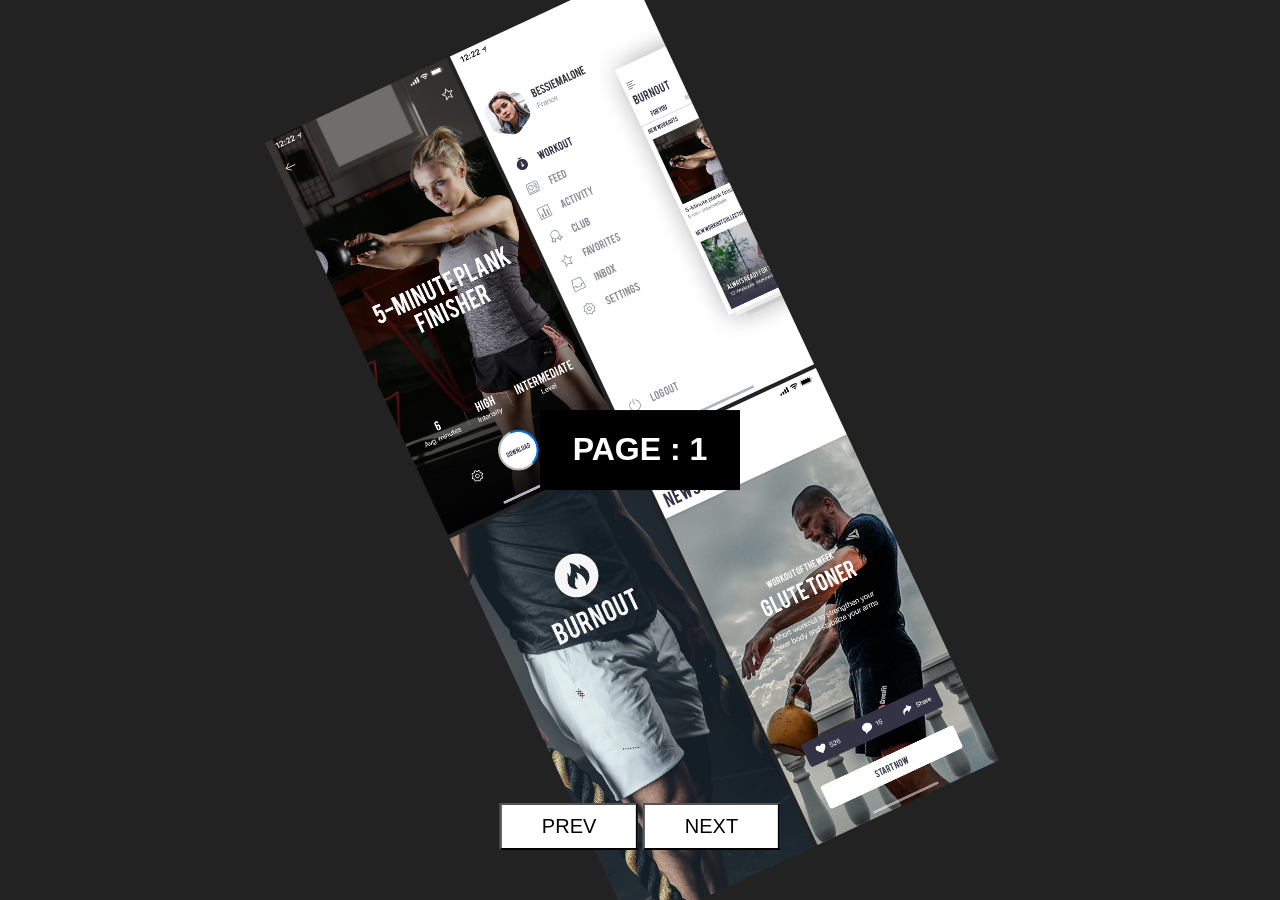
<file: paging/index.html>
<!DOCTYPE html>
<html>
  <head>
    <title>motion</title>
    <meta http-equiv="Content-Type" content="text/html; charset=utf-8" />
    <meta charset="utf-8" />
    <meta
      name="viewport"
      content="width=device-width, initial-scale=1.0, user-scalable=no, minimum-scale=1.0, maximum-scale=1.0"
    />
    <meta http-equiv="X-UA-Compatible" content="IE=edge" />
    <link rel="stylesheet" type="text/css" href="./css/reset.css" />
    <link rel="stylesheet" type="text/css" href="./css/motion.css" />
    <script type="text/javascript" src="./js/motion.js"></script>
  </head>
  <body>
    <main>
      <div class="contentWrap">
        <img src="./image/fin0.jpg" class="img0" alt="이미지1" />
        <img src="./image/fin1.jpg" class="img1" alt="이미지2" />
        <img src="./image/fin2.jpg" class="img2" alt="이미지3" />
        <img src="./image/fin3.jpg" class="img3" alt="이미지4" />
      </div>
      <div class="contentWrap">
        <img src="./image/fin0.jpg" class="img0" alt="이미지1" />
        <img src="./image/fin2.jpg" class="img1" alt="이미지3" />
        <img src="./image/fin3.jpg" class="img2" alt="이미지4" />
        <img src="./image/fin1.jpg" class="img3" alt="이미지2" />
      </div>
      <div class="contentWrap">
        <img src="./image/fin2.jpg" class="img0" alt="이미지3" />
        <img src="./image/fin0.jpg" class="img1" alt="이미지1" />
        <img src="./image/fin1.jpg" class="img2" alt="이미지2" />
        <img src="./image/fin3.jpg" class="img3" alt="이미지4" />
      </div>
      <div class="textWrap">
        <h1 class="active"></h1>
      </div>
      <div class="buttonWrap">
        <button type="button">PREV</button>
        <button type="button">NEXT</button>
      </div>
    </main>
  </body>
</html>
</file>
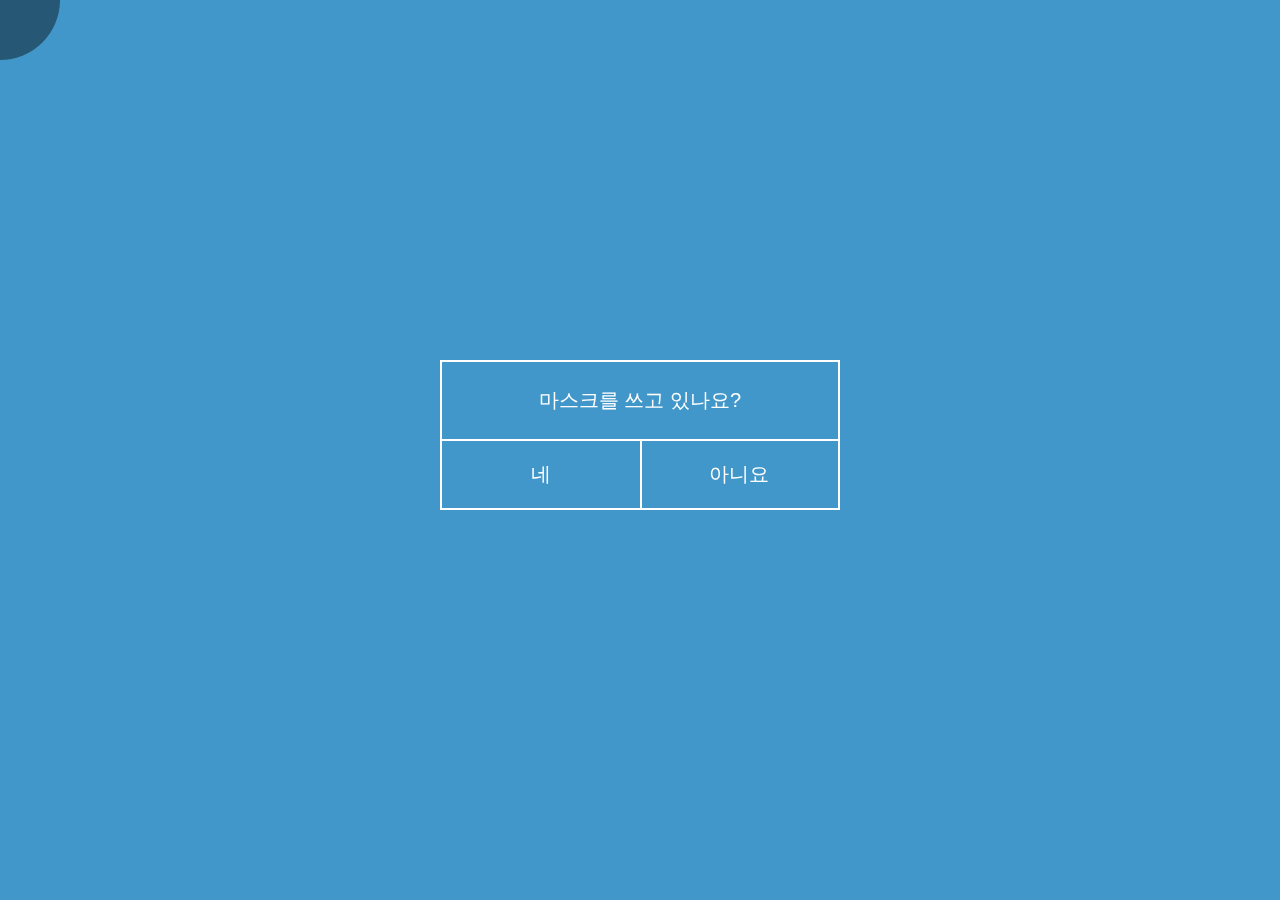
<file: mouse/blend-mode/index.html>
<!DOCTYPE html>
<html>
<head>
    <title>mouseOver</title>
    <meta http-equiv="Content-Type" content="text/html; charset=utf-8" />
    <meta charset="utf-8" />
    <meta name="viewport" content="width=device-width, initial-scale=1.0, user-scalable=no, minimum-scale=1.0, maximum-scale=1.0">
    <meta http-equiv="X-UA-Compatible" content="IE=edge">
    <link rel="stylesheet" type="text/css" href="./css/reset.css" />
    <link rel="stylesheet" type="text/css" href="./css/cursor.css" />
    <script type="text/javascript" src="./js/cursor.js"></script>
</head>
<body>
    <div class="cursorItem">
        <span class="circle"></span>
    </div>

    <div class="gate-box">
      <div class="top">
        <p>마스크를 쓰고 있나요?</p>		
      </div>
      <div class="bottom">
        <div class="inner">
          <a href="/#yes" id="yes">네</a> 
          <a href="/#no" id="no">아니요</a>
        </div>
      </div>
    </div>

</body>
</html>
</file>
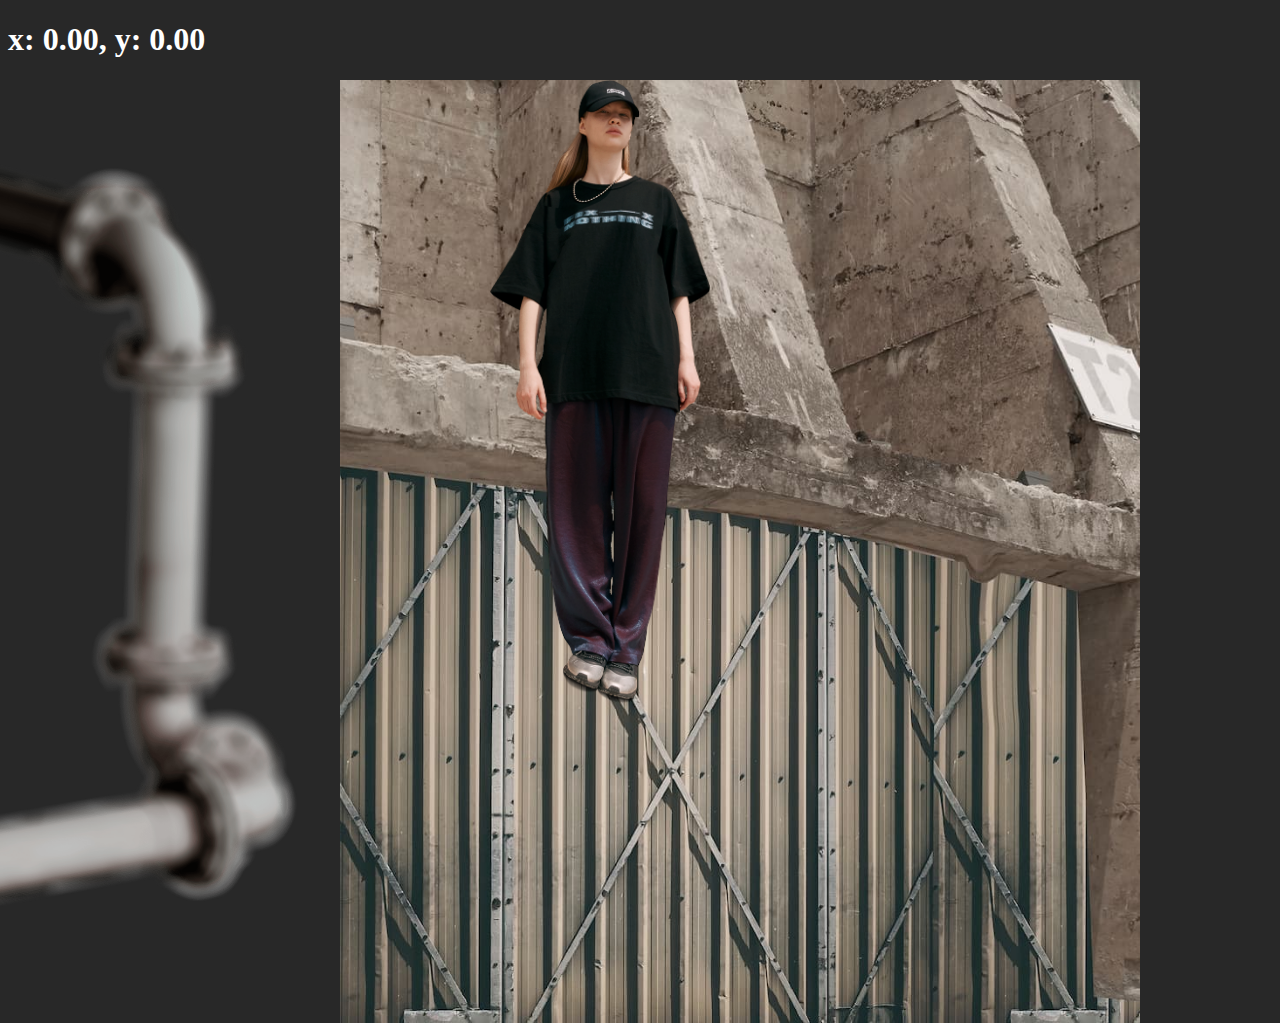
<file: mouse/sample01/index.html>
<!DOCTYPE html>
<html lang="en">
  <head>
    <meta charset="UTF-8" />
    <meta http-equiv="X-UA-Compatible" content="IE=edge" />
    <meta name="viewport" content="width=device-width, initial-scale=1.0" />
    <title>FIX NOTHING sample</title>
    <style>
      body {
        position: relative;
        background-color: #282828;
        /* cursor: none; */
        overflow: hidden;
      }
      h1 {
        color: #fff;
      }
      .model {
        position: absolute;
        width: 220px;
        left: calc(50% - 150px);
        
      }
      .bg {
        position: absolute;
        width: 800px;
        left: calc(50% - 300px);
      }
      .pipe {
        position: absolute;
        width: 350px;
        top: 130px;
        left: -60px;

      }
    </style>
    <script>
      let model;
      let bg;
      let h1;

      let x = 0;
      let y = 0;
      let mouseX = 0;
      let mouseY = 0;
      let speed = 0.009;

      // 화면이 로드된 후 실행
      window.onload = function () {
        h1 = document.getElementsByTagName('h1')[0];
        model = document.getElementsByClassName('model')[0];
        bg = document.getElementsByClassName('bg')[0];
        pipe = document.getElementsByClassName('pipe')[0];

        window.addEventListener('mousemove', mouseFunc, false);

        function mouseFunc(e) {
          // 좌표값 = 현재 마우스의 좌표값 - 화면의 절반
          // 브라우저의 마우스 좌표(0,0) 기준을 좌측 상단이 아닌, 가운데로 중심점을 바꿈
          x = e.clientX - window.innerWidth / 2;
          y = e.clientY - window.innerHeight / 2;
        }
        loop();
      };
      function loop() {
        // 현재 x값에서 움직여야 할 x값만큼 뺀 후 speed만큼 곱한 값만큼 계속 더해서 translate로 움직이게 만드는 원리
        mouseX += (x - mouseX) * speed;
        mouseY += (y - mouseY) * speed;
        
        h1.innerHTML = `x: ${mouseX.toFixed(2)}, y: ${mouseY.toFixed(2)}`;
        model.style.transform = `translate(${-mouseX/6}px, ${-mouseY/6}px)`;
        bg.style.transform = `translate(${mouseX/6}px, ${mouseY/6}px)`;
        pipe.style.transform = `translate(${mouseX/6}px, ${mouseY/6}px)`;

        window.requestAnimationFrame(loop); // 재귀
      }
    </script>
  </head>
  <body>
    <h1>test</h1>
    <img class="bg" src="./assets/layer-1.jpg" alt="bg" />
    <img class="model" src="./assets/layer-7.png" alt="model" />
    <img class="pipe" src="./assets/layer-9.png" alt="pipe" />
  </body>
</html>
</file>
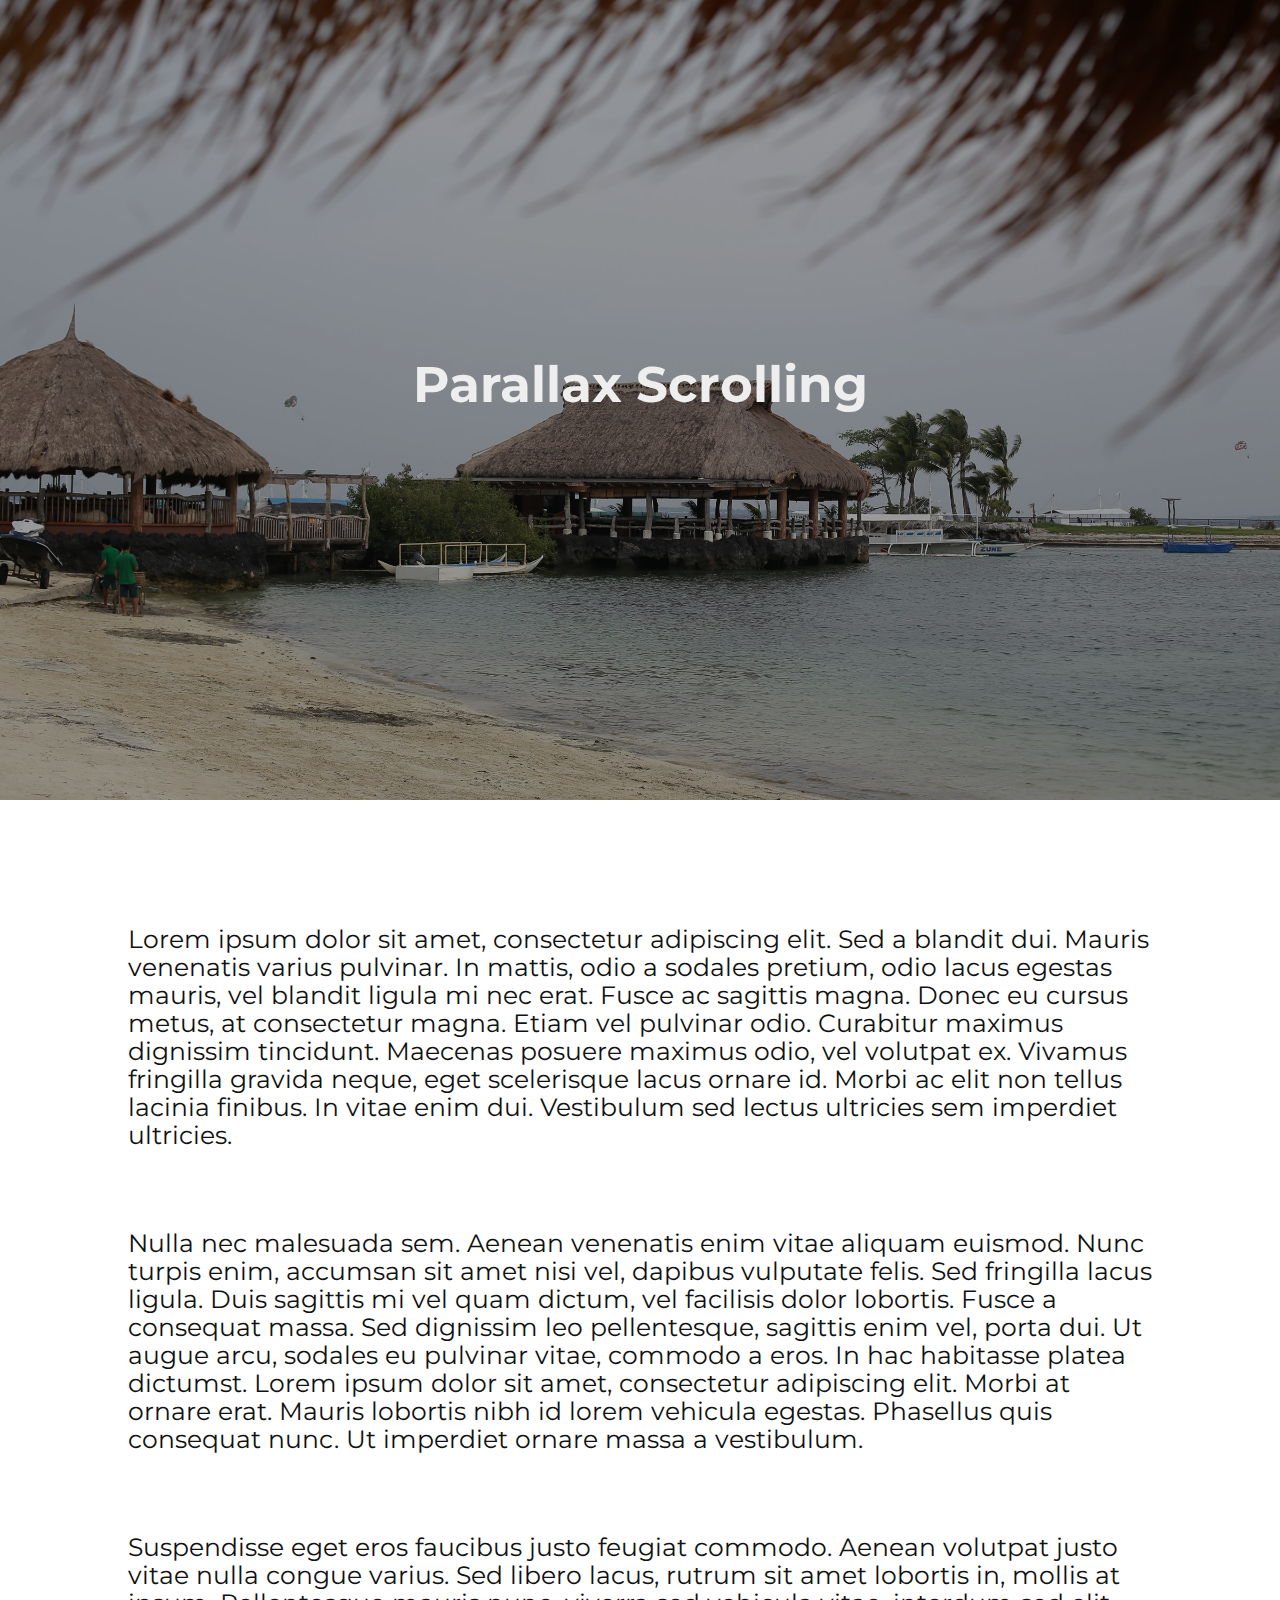
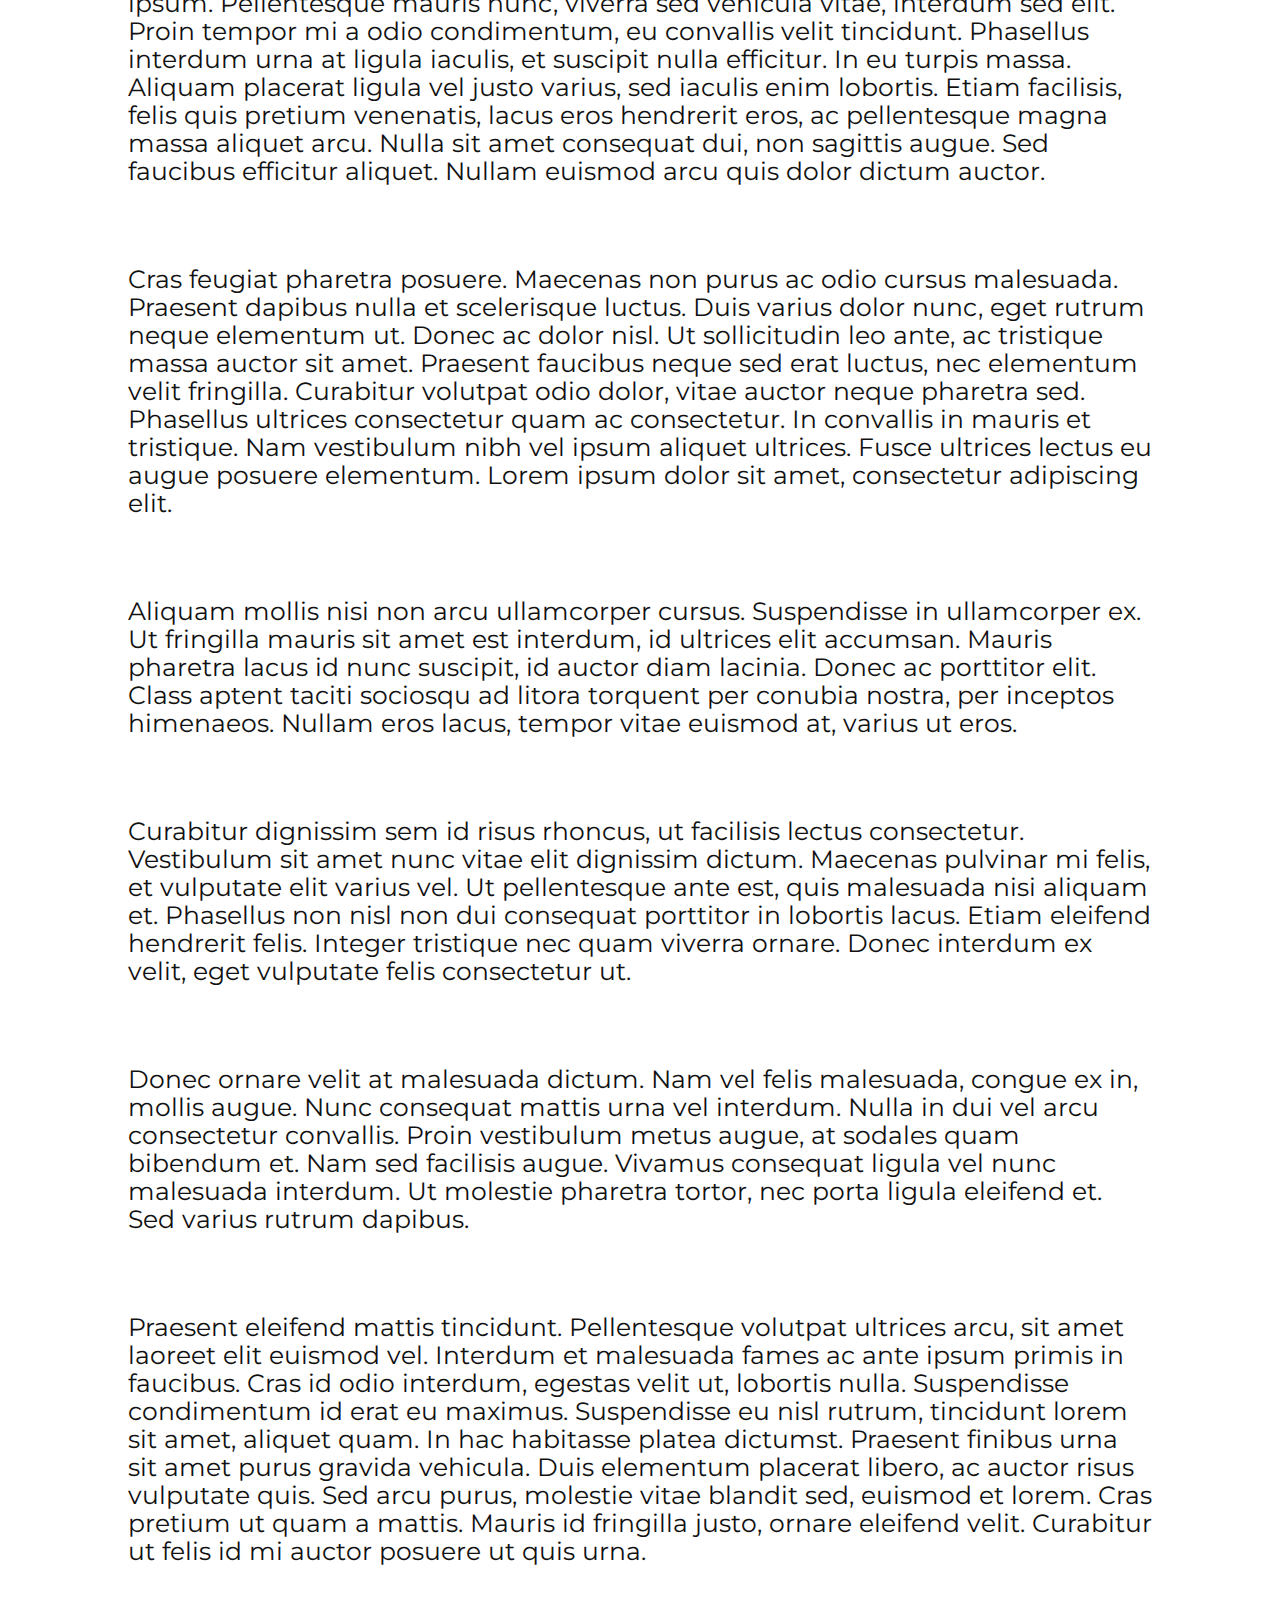
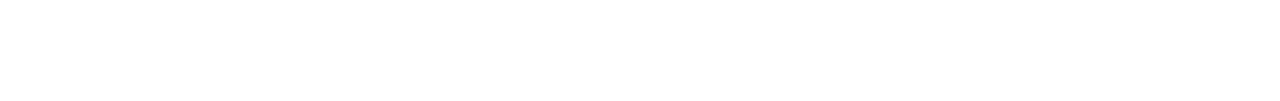
<file: scroll/parallax-scrolling-sample/index.html>
<!DOCTYPE html>
<html>
  <head>
    <title>글이 작품이 되는 공간, 브런치</title>
    <meta http-equiv="Content-Type" content="text/html; charset=utf-8" />
    <meta charset="utf-8" />
    <meta
      name="viewport"
      content="width=device-width, initial-scale=1.0, user-scalable=no, minimum-scale=1.0, maximum-scale=1.0"
    />
    <meta http-equiv="X-UA-Compatible" content="IE=edge" />
    <style>
      @import url('https://fonts.googleapis.com/css2?family=Montserrat:wght@100;200&display=swap');
      body {
        overflow-x: hidden;
        margin: 0;
        padding: 0;
        font-family: 'Montserrat', sans-serif;
      }

      /* 타이틀 헤더 영역 */
      section.titleWrap {
        position: fixed;
        height: 800px;
        width: 100%;
        top: 0;
        left: 0;
      }
      h1 {
        position: absolute;
        color: #eee;
        text-align: center;
        padding-top: 320px;
        width: 100%;
        font-size: 50px;
        z-index: 1;
      }

      .cover {
        position: fixed;
        width: 100%;
        height: 800px;
        background-color: rgba(0, 0, 0, 1);
      }
      .coverImg {
        position: fixed;
        width: 100%;
        height: 800px;
        background: url(bg.JPG) center center / cover no-repeat;
      }

      /* 본문 영역 */
      section.textWrap {
        position: relative;
        width: 100%;
        margin-top: 800px;
        padding-top: 100px;
        background-color: #fff;
        z-index: 1;
      }
      .innerWrap {
        width: 80%;
        margin: 0 auto;
      }
      p {
        color: #111;
        font-size: 25px;
        line-height: 28px;
        margin-bottom: 80px;
      }
    </style>
    <script>
      let scrollTop = 0;
      let h1;
      let coverImg;
      let cover;

      window.onload = function () {
        h1 = document.getElementsByTagName('h1')[0];

        coverImg = document.getElementsByClassName('coverImg')[0];
        cover = document.getElementsByClassName('cover')[0];
        cover.style.opacity = 0.3;
      };

      window.addEventListener('scroll', function (e) {
        scrollTop = document.documentElement.scrollTop;

        h1.style.transform = `translate(0, ${-scrollTop / 10}px)`;
        coverImg.style.transform = `scale(${(1 + scrollTop / 1000)})`;
        cover.style.opacity = 0.3 + scrollTop / 1000;
      });
    </script>
  </head>
  <body>
    <section class="titleWrap">
      <div class="coverImg"></div>
      <div class="cover"></div>
      <h1>Parallax Scrolling</h1>
    </section>

    <section class="textWrap">
      <div class="innerWrap">
        <p>
          Lorem ipsum dolor sit amet, consectetur adipiscing elit. Sed a blandit dui. Mauris
          venenatis varius pulvinar. In mattis, odio a sodales pretium, odio lacus egestas mauris,
          vel blandit ligula mi nec erat. Fusce ac sagittis magna. Donec eu cursus metus, at
          consectetur magna. Etiam vel pulvinar odio. Curabitur maximus dignissim tincidunt.
          Maecenas posuere maximus odio, vel volutpat ex. Vivamus fringilla gravida neque, eget
          scelerisque lacus ornare id. Morbi ac elit non tellus lacinia finibus. In vitae enim dui.
          Vestibulum sed lectus ultricies sem imperdiet ultricies.
        </p>
        <p>
          Nulla nec malesuada sem. Aenean venenatis enim vitae aliquam euismod. Nunc turpis enim,
          accumsan sit amet nisi vel, dapibus vulputate felis. Sed fringilla lacus ligula. Duis
          sagittis mi vel quam dictum, vel facilisis dolor lobortis. Fusce a consequat massa. Sed
          dignissim leo pellentesque, sagittis enim vel, porta dui. Ut augue arcu, sodales eu
          pulvinar vitae, commodo a eros. In hac habitasse platea dictumst. Lorem ipsum dolor sit
          amet, consectetur adipiscing elit. Morbi at ornare erat. Mauris lobortis nibh id lorem
          vehicula egestas. Phasellus quis consequat nunc. Ut imperdiet ornare massa a vestibulum.
        </p>
        <p>
          Suspendisse eget eros faucibus justo feugiat commodo. Aenean volutpat justo vitae nulla
          congue varius. Sed libero lacus, rutrum sit amet lobortis in, mollis at ipsum.
          Pellentesque mauris nunc, viverra sed vehicula vitae, interdum sed elit. Proin tempor mi a
          odio condimentum, eu convallis velit tincidunt. Phasellus interdum urna at ligula iaculis,
          et suscipit nulla efficitur. In eu turpis massa. Aliquam placerat ligula vel justo varius,
          sed iaculis enim lobortis. Etiam facilisis, felis quis pretium venenatis, lacus eros
          hendrerit eros, ac pellentesque magna massa aliquet arcu. Nulla sit amet consequat dui,
          non sagittis augue. Sed faucibus efficitur aliquet. Nullam euismod arcu quis dolor dictum
          auctor.
        </p>
        <p>
          Cras feugiat pharetra posuere. Maecenas non purus ac odio cursus malesuada. Praesent
          dapibus nulla et scelerisque luctus. Duis varius dolor nunc, eget rutrum neque elementum
          ut. Donec ac dolor nisl. Ut sollicitudin leo ante, ac tristique massa auctor sit amet.
          Praesent faucibus neque sed erat luctus, nec elementum velit fringilla. Curabitur volutpat
          odio dolor, vitae auctor neque pharetra sed. Phasellus ultrices consectetur quam ac
          consectetur. In convallis in mauris et tristique. Nam vestibulum nibh vel ipsum aliquet
          ultrices. Fusce ultrices lectus eu augue posuere elementum. Lorem ipsum dolor sit amet,
          consectetur adipiscing elit.
        </p>
        <p>
          Aliquam mollis nisi non arcu ullamcorper cursus. Suspendisse in ullamcorper ex. Ut
          fringilla mauris sit amet est interdum, id ultrices elit accumsan. Mauris pharetra lacus
          id nunc suscipit, id auctor diam lacinia. Donec ac porttitor elit. Class aptent taciti
          sociosqu ad litora torquent per conubia nostra, per inceptos himenaeos. Nullam eros lacus,
          tempor vitae euismod at, varius ut eros.
        </p>
        <p>
          Curabitur dignissim sem id risus rhoncus, ut facilisis lectus consectetur. Vestibulum sit
          amet nunc vitae elit dignissim dictum. Maecenas pulvinar mi felis, et vulputate elit
          varius vel. Ut pellentesque ante est, quis malesuada nisi aliquam et. Phasellus non nisl
          non dui consequat porttitor in lobortis lacus. Etiam eleifend hendrerit felis. Integer
          tristique nec quam viverra ornare. Donec interdum ex velit, eget vulputate felis
          consectetur ut.
        </p>
        <p>
          Donec ornare velit at malesuada dictum. Nam vel felis malesuada, congue ex in, mollis
          augue. Nunc consequat mattis urna vel interdum. Nulla in dui vel arcu consectetur
          convallis. Proin vestibulum metus augue, at sodales quam bibendum et. Nam sed facilisis
          augue. Vivamus consequat ligula vel nunc malesuada interdum. Ut molestie pharetra tortor,
          nec porta ligula eleifend et. Sed varius rutrum dapibus.
        </p>
        <p>
          Praesent eleifend mattis tincidunt. Pellentesque volutpat ultrices arcu, sit amet laoreet
          elit euismod vel. Interdum et malesuada fames ac ante ipsum primis in faucibus. Cras id
          odio interdum, egestas velit ut, lobortis nulla. Suspendisse condimentum id erat eu
          maximus. Suspendisse eu nisl rutrum, tincidunt lorem sit amet, aliquet quam. In hac
          habitasse platea dictumst. Praesent finibus urna sit amet purus gravida vehicula. Duis
          elementum placerat libero, ac auctor risus vulputate quis. Sed arcu purus, molestie vitae
          blandit sed, euismod et lorem. Cras pretium ut quam a mattis. Mauris id fringilla justo,
          ornare eleifend velit. Curabitur ut felis id mi auctor posuere ut quis urna.
          </br></br></br>
        </p>
      </div>
    </section>
  </body>
</html>
</file>
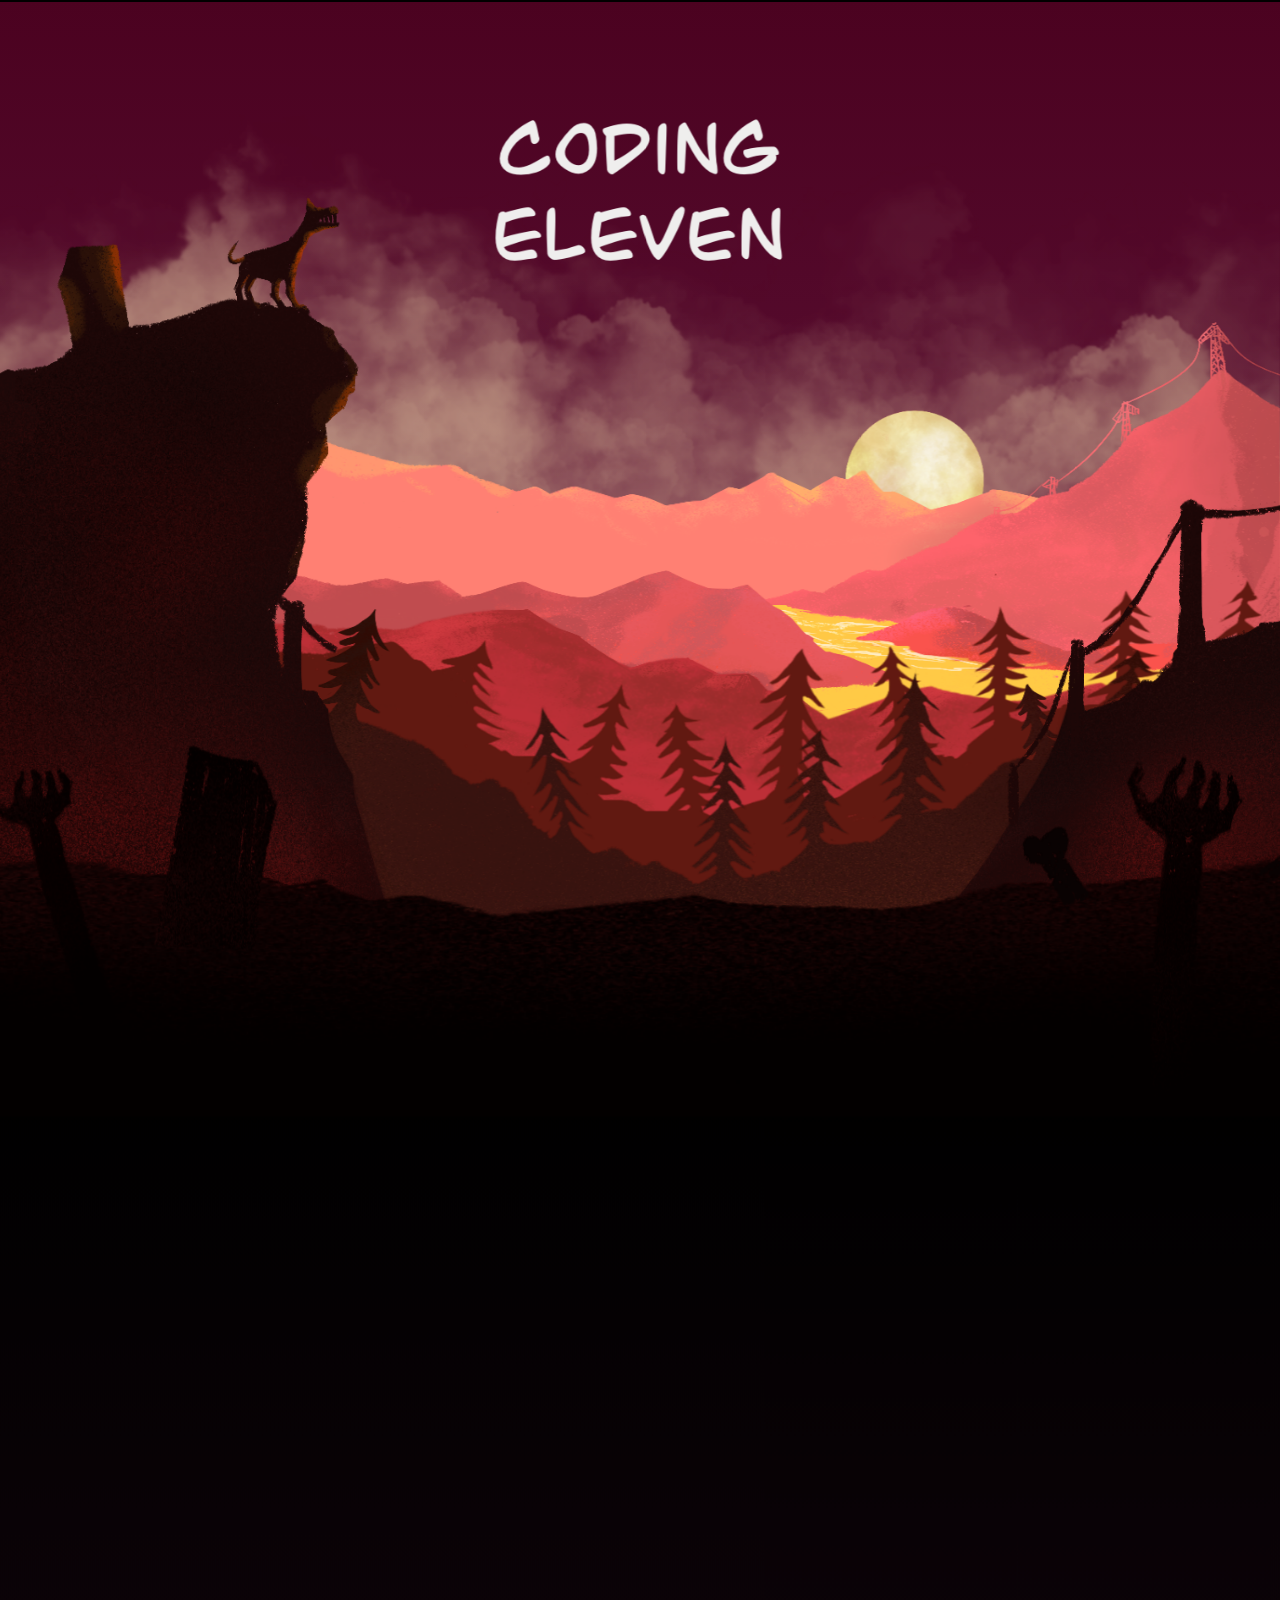
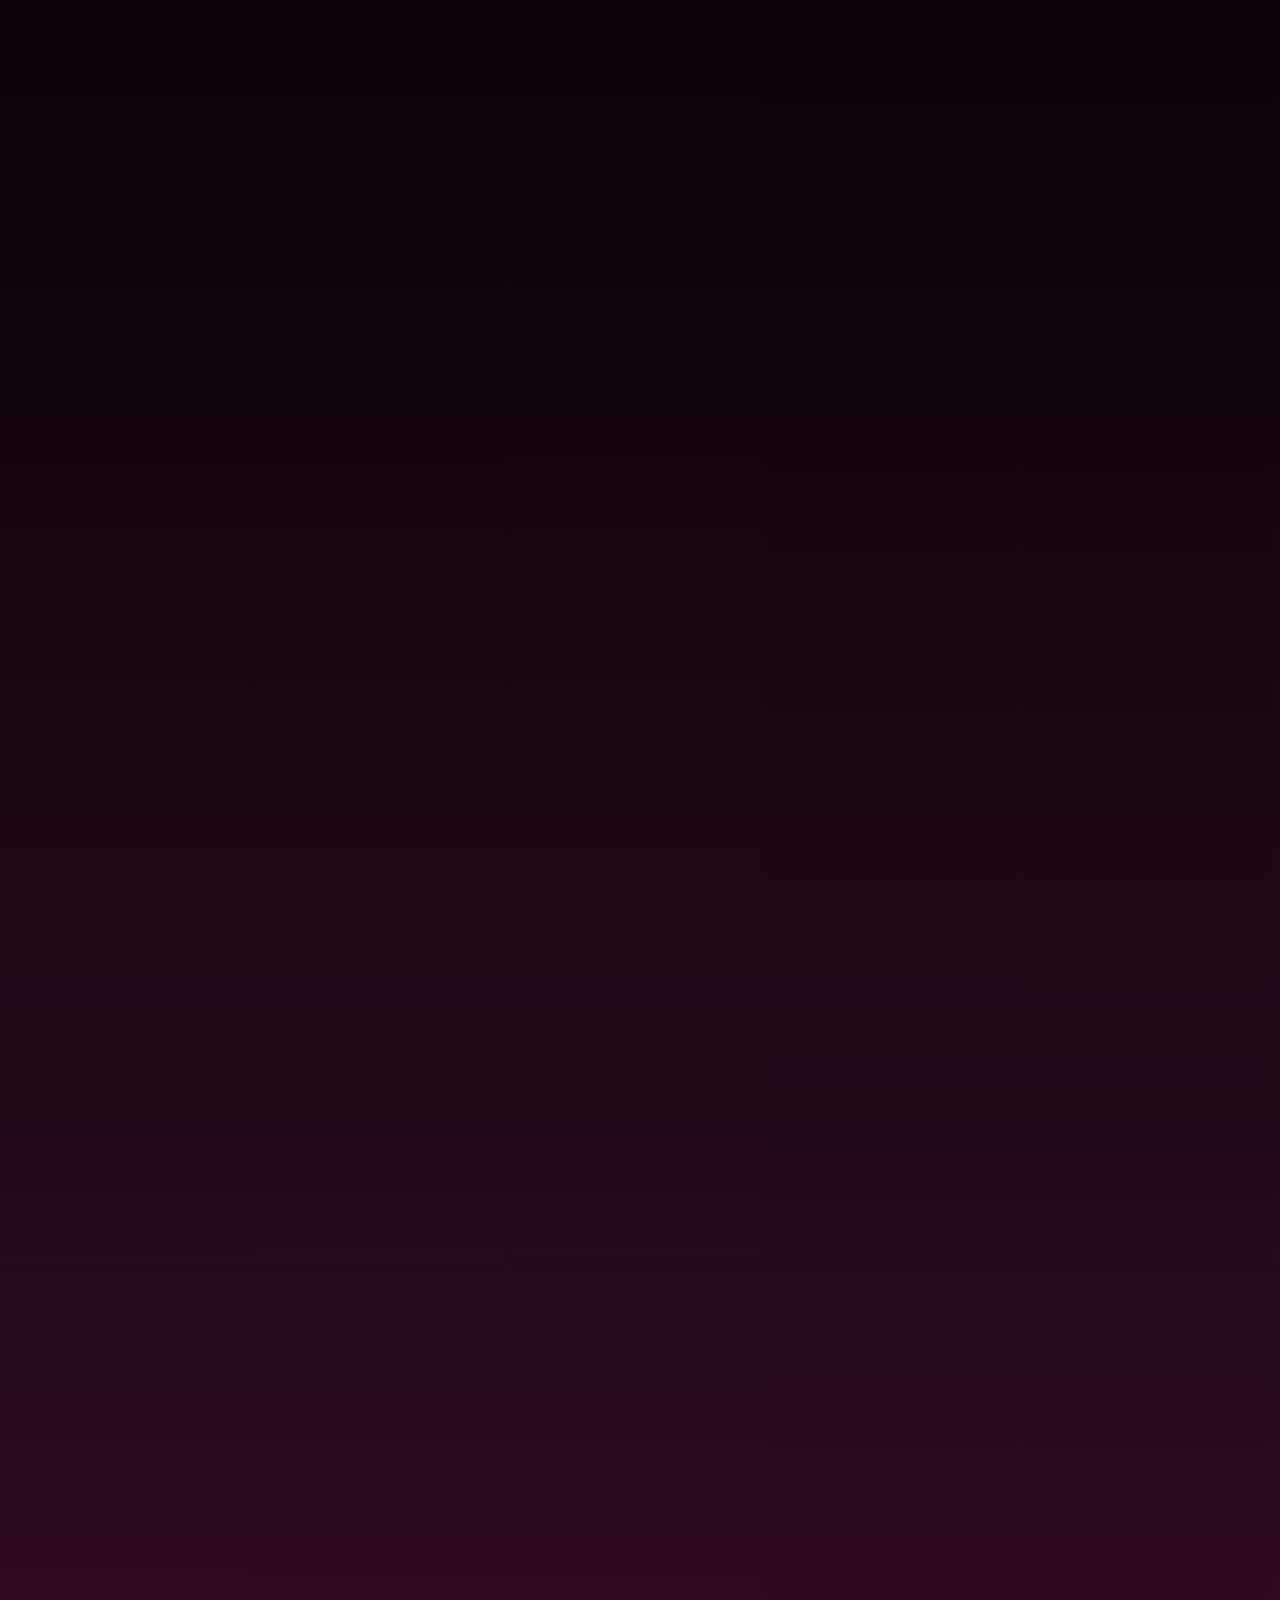
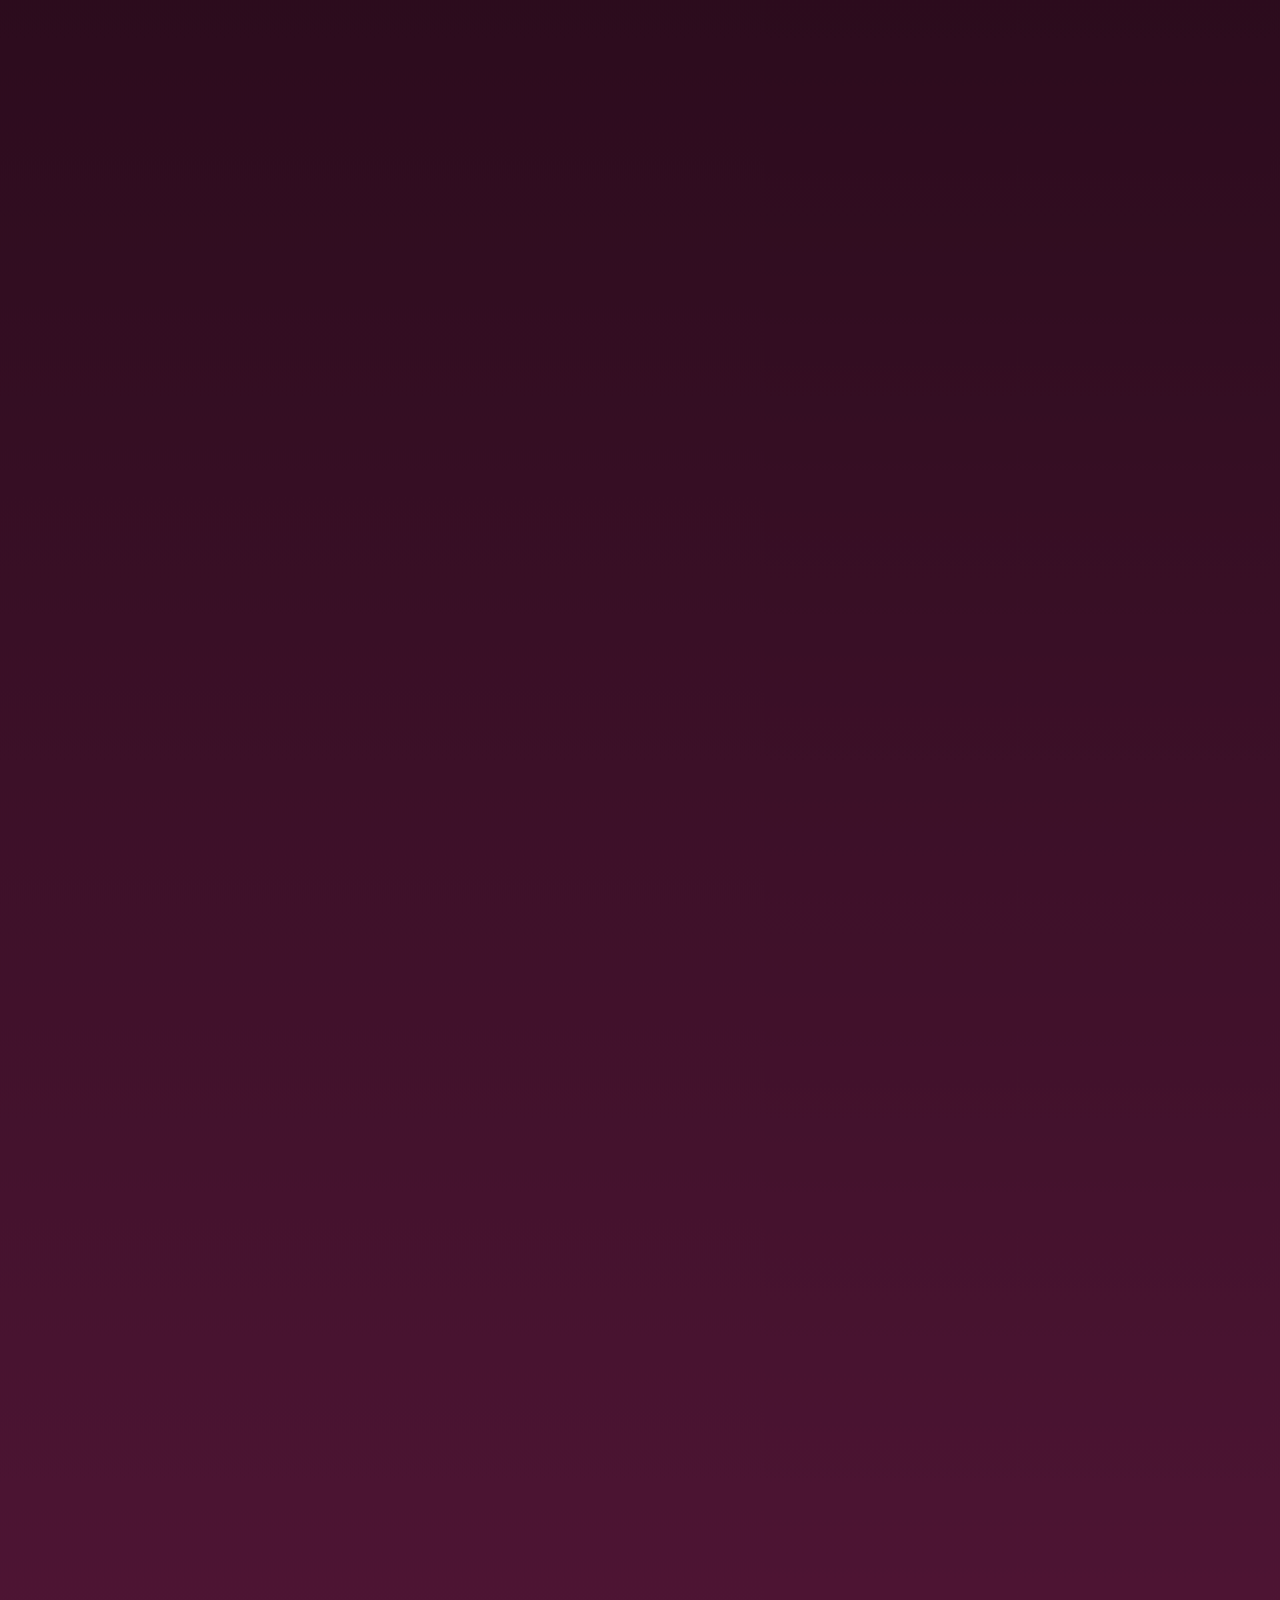
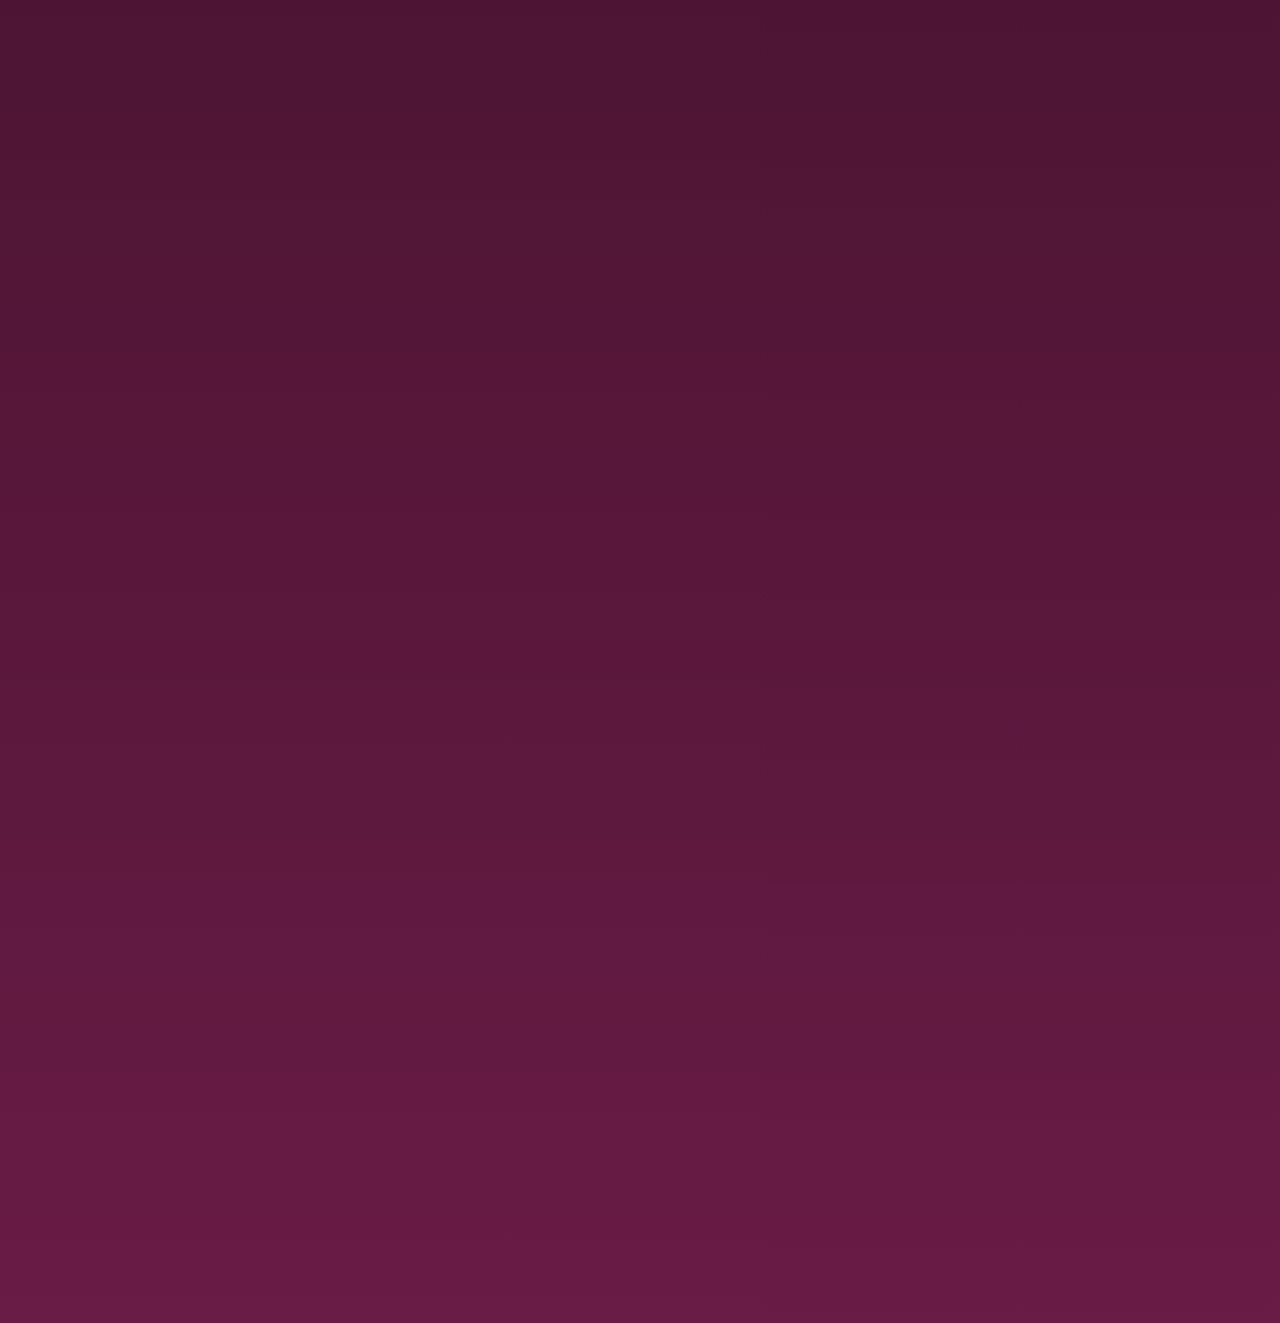
<file: scroll/parallax-scrolling-sample02/index.html>
<!DOCTYPE html>
<html>
  <head>
    <title>인터랙티브</title>
    <meta http-equiv="Content-Type" content="text/html; charset=utf-8" />
    <meta charset="utf-8" />
    <meta
      name="viewport"
      content="width=device-width, initial-scale=1.0, user-scalable=no, minimum-scale=1.0, maximum-scale=1.0"
    />
    <meta http-equiv="X-UA-Compatible" content="IE=edge" />

    <link rel="stylesheet" type="text/css" href="./css/reset.css" />
    <link rel="stylesheet" type="text/css" href="./css/interactive.css" />
    <script type="text/javascript" src="./js/script.js"></script>
  </head>
  <body>
    <main>
      <div class="progress"><span class="progressBar"></span></div>

      <section class="mainPage">
        <div class="imageWrap">
          <div class="parallax_image" id="parallax_0"></div>
          <div class="parallax_image" id="parallax_1"></div>
          <div class="parallax_image" id="parallax_2"></div>
          <div class="parallax_image" id="parallax_3"></div>
          <div class="parallax_image" id="parallax_4"></div>
          <div class="parallax_image" id="parallax_5"></div>
        </div>
      </section>

      <section class="subPage">
        <div id="parallax_6"></div>
        <div class="innerWrap">
          <div class="contWrap"></div>
        </div>
      </section>
    </main>
  </body>
</html>
</file>
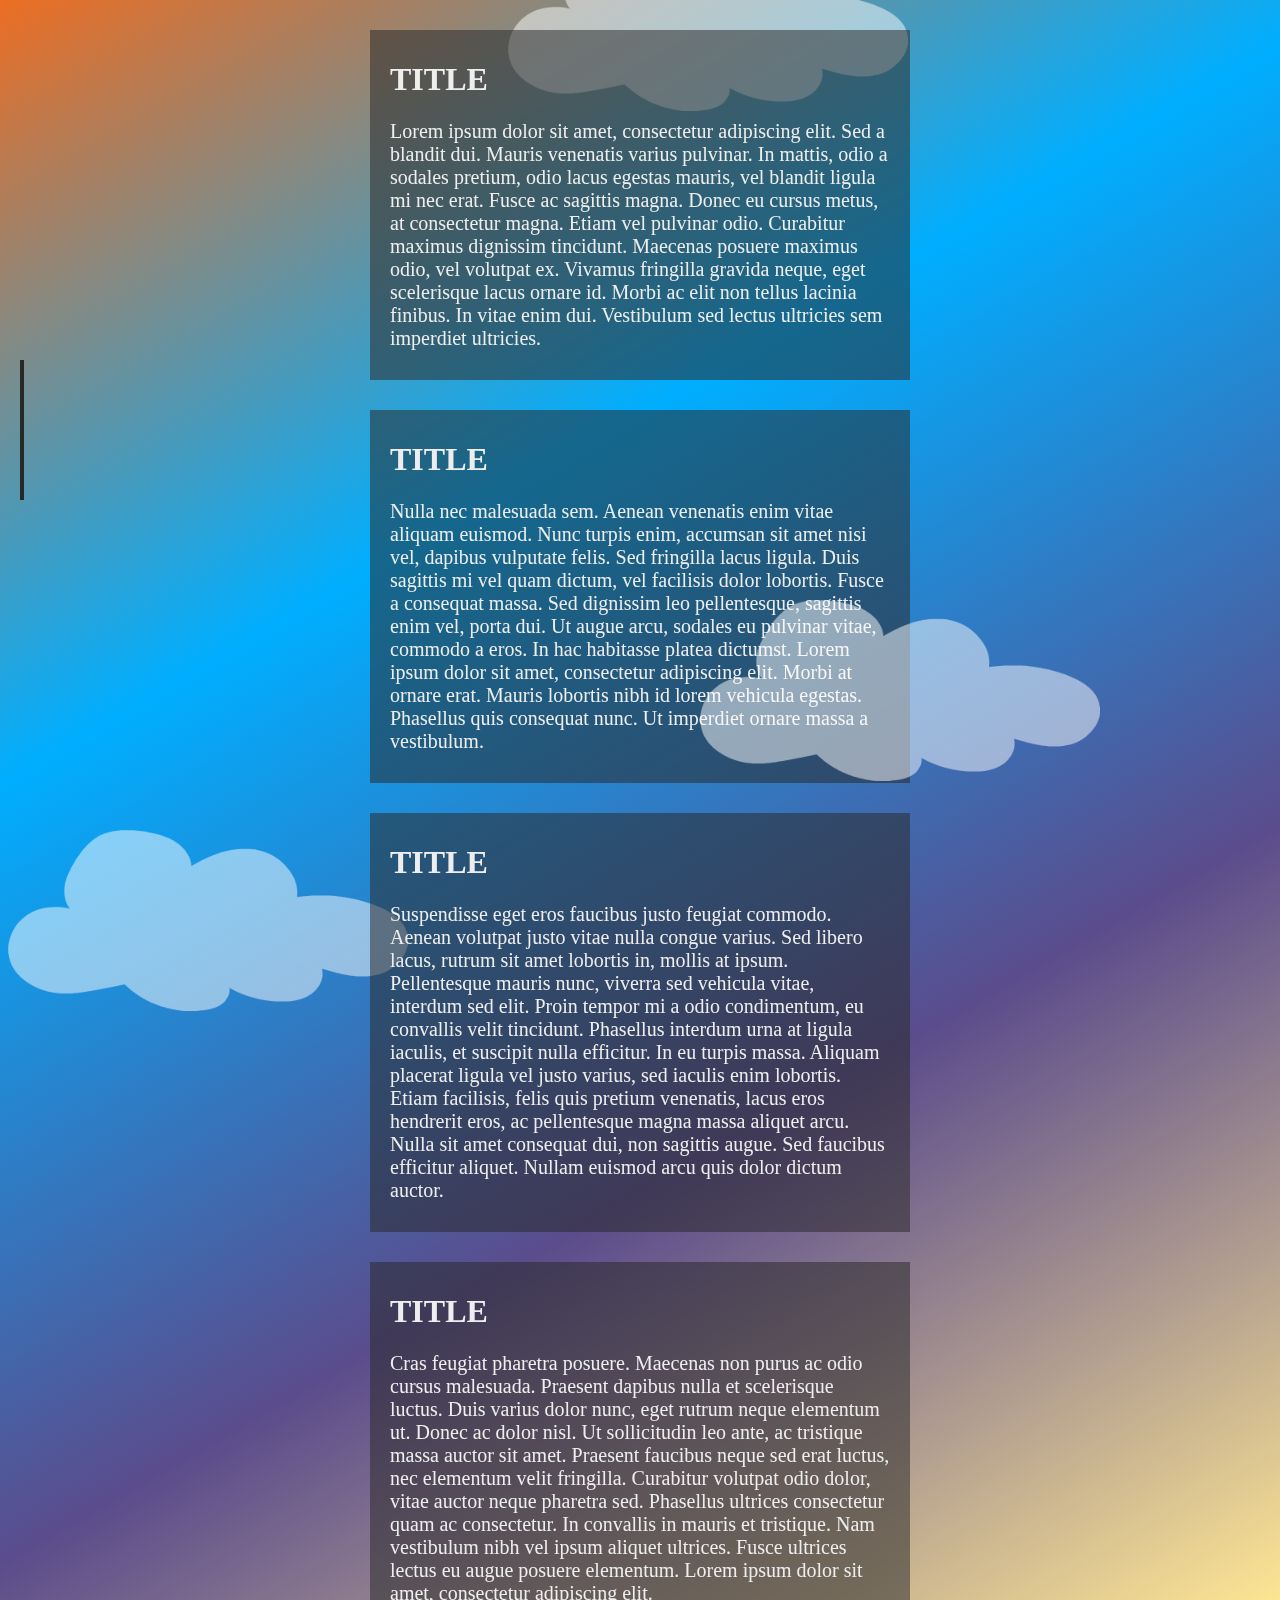
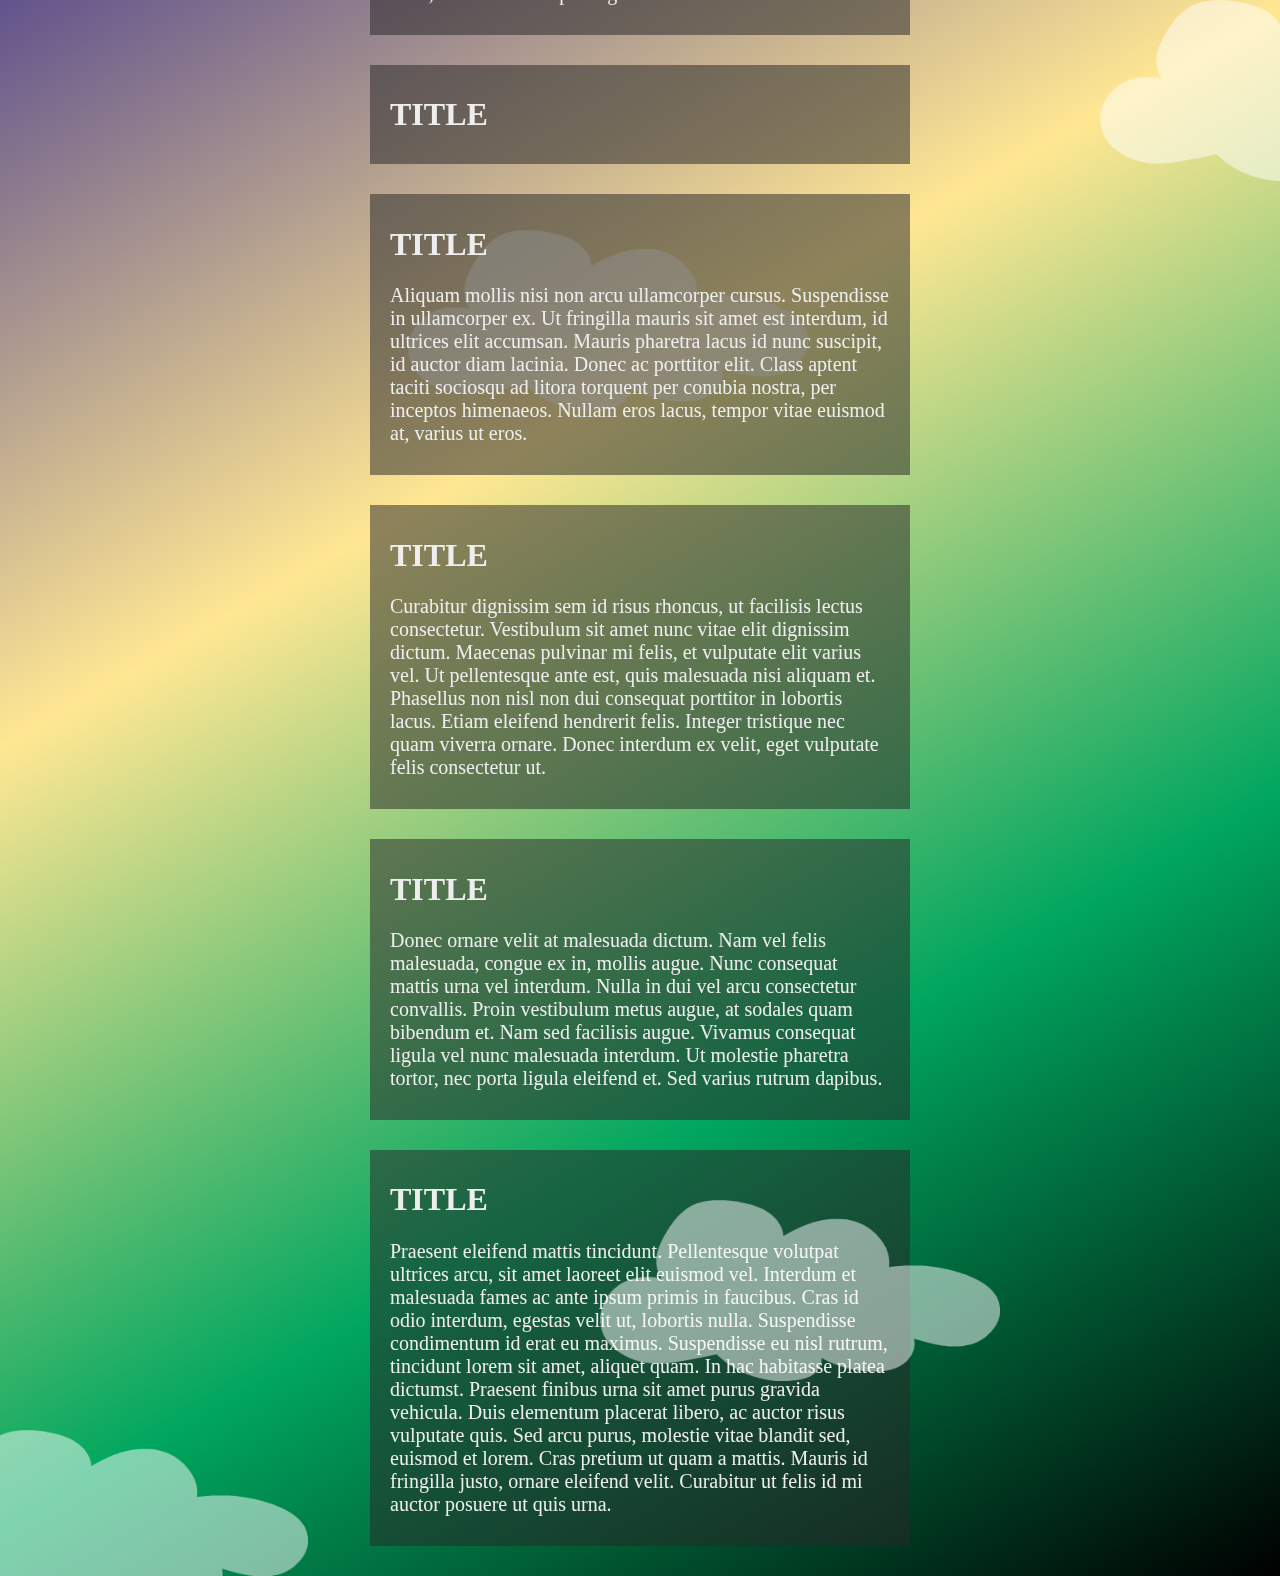
<file: scroll/progressbar-sample/index.html>
<!DOCTYPE html>
<html>
  <head>
    <title>Scroll Sample</title>
    <meta http-equiv="Content-Type" content="text/html; charset=utf-8" />
    <meta charset="utf-8" />
    <meta
      name="viewport"
      content="width=device-width, initial-scale=1.0, user-scalable=no, minimum-scale=1.0, maximum-scale=1.0"
    />
    <meta http-equiv="X-UA-Compatible" content="IE=edge" />
    <style>
      body {
        overflow-x: hidden;
        background: linear-gradient(150deg, #ec6d22, #00aeff, #5b4c8c, #ffe793, #00a65f, black);
        -ms-overflow-style: none; /* IE and Edge */
        scrollbar-width: none; /* Firefox */
      }
      body::-webkit-scrollbar {
        display: none; /* Chrome, Safari, Opera*/
      }
      h1 {
        color: #eee;
      }

      /* 그래프 */
      .progress {
        position: fixed;
        width: 4px;
        height: 140px;
        top: 40%;
        left: 20px;
        background-color: #282828;
        z-index: 10;
      }
      .bar {
        position: absolute;
        width: 4px;
        height: 0;
        top: 0;
        left: 0;
        background: #00a65f;
        z-index: 11;
        transition: all 0.3s ease;
      }

      /* 본문 */
      section {
        position: relative;
        width: 500px;
        background-color: #28282886;
        margin: 30px auto;
        padding: 10px 20px;
        z-index: 100;
      }
      p {
        color: #eee;
        font-size: 20px;
      }

      /* 구름 */
      .cloudWrap {
        position: fixed;
      }
      .cloudWrap.cloud2 {
        position: fixed;
        top: -200px;
        left: 700px;
        z-index: 1000;
      }

      .cloudWrap img {
        position: absolute;
        width: 400px;
        top: 0;
        left: 0;
        opacity: 0.5;
      }

      /* 구름 각각 위치 잡아주기 */
      .cloudWrap img:nth-child(1) {
        top: -100px;
        left: 500px;
      }
      .cloudWrap img:nth-child(2) {
        top: 800px;
        left: 0px;
      }
      .cloudWrap img:nth-child(3) {
        top: 1800px;
        left: 400px;
      }
      .cloudWrap img:nth-child(4) {
        top: 3000px;
        left: -100px;
      }
      .cloudWrap img:nth-child(5) {
        top: 4200px;
        left: 500px;
      }
      .cloudWrap img:nth-child(6) {
        top: 5900px;
        left: -140px;
      }
      .cloudWrap img:nth-child(7) {
        top: 7000px;
        left: 500px;
      }
      .cloudWrap img:nth-child(8) {
        top: 8000px;
        left: -190px;
      }
      .cloudWrap img:nth-child(9) {
        top: 9500px;
        left: 600px;
      }
    </style>
    <script>
      let scrollTop = 0;
      let bar;
      let cloudWrap;
      let cloudWrap2;

      window.onload = function () {
        bar = document.getElementsByClassName('bar')[0];
        cloudWrap = document.getElementsByClassName('cloudWrap')[0]; //구름레이어1
        cloudWrap2 = document.getElementsByClassName('cloudWrap')[1]; //구름 레이어2
        //2개의 레이어를 따로 움직여봅니다.
      };

      window.addEventListener(
        'scroll',
        (e) => {
          scrollTop = document.documentElement.scrollTop;
          let per = Math.ceil(
            (scrollTop / (document.body.offsetHeight - window.innerHeight)) * 100
          );
          //window.outerHeight <- 브라우저 전체 높이(검색창 포함)
          //window.innerHeight <- 브라우저 안쪽 높이(실제 컨텐츠 영역)

          bar.style.height = `${per}%`;

          cloudWrap.style.transform = `translate(0, ${-scrollTop / 2}px)`;
          cloudWrap2.style.transform = `translate(0, ${-scrollTop / 1.4}px)`;
        },
        false
      );
    </script>
  </head>
  <body>
    <div class="progress">
      <span class="bar"></span>
    </div>
    <div class="cloudWrap">
      <img src="./cloud.png" alt="구름" />
      <img src="./cloud.png" alt="구름" />
      <img src="./cloud.png" alt="구름" />
      <img src="./cloud.png" alt="구름" />
      <img src="./cloud.png" alt="구름" />
      <img src="./cloud.png" alt="구름" />
      <img src="./cloud.png" alt="구름" />
      <img src="./cloud.png" alt="구름" />
      <img src="./cloud.png" alt="구름" />
    </div>
    <div class="cloudWrap cloud2">
      <img src="./cloud.png" alt="구름" />
      <img src="./cloud.png" alt="구름" />
      <img src="./cloud.png" alt="구름" />
      <img src="./cloud.png" alt="구름" />
      <img src="./cloud.png" alt="구름" />
      <img src="./cloud.png" alt="구름" />
      <img src="./cloud.png" alt="구름" />
      <img src="./cloud.png" alt="구름" />
      <img src="./cloud.png" alt="구름" />
    </div>
    <section>
      <h1>TITLE</h1>
      <p>
        Lorem ipsum dolor sit amet, consectetur adipiscing elit. Sed a blandit dui. Mauris venenatis
        varius pulvinar. In mattis, odio a sodales pretium, odio lacus egestas mauris, vel blandit
        ligula mi nec erat. Fusce ac sagittis magna. Donec eu cursus metus, at consectetur magna.
        Etiam vel pulvinar odio. Curabitur maximus dignissim tincidunt. Maecenas posuere maximus
        odio, vel volutpat ex. Vivamus fringilla gravida neque, eget scelerisque lacus ornare id.
        Morbi ac elit non tellus lacinia finibus. In vitae enim dui. Vestibulum sed lectus ultricies
        sem imperdiet ultricies.
      </p>
    </section>
    <section>
      <h1>TITLE</h1>
      <p>
        Nulla nec malesuada sem. Aenean venenatis enim vitae aliquam euismod. Nunc turpis enim,
        accumsan sit amet nisi vel, dapibus vulputate felis. Sed fringilla lacus ligula. Duis
        sagittis mi vel quam dictum, vel facilisis dolor lobortis. Fusce a consequat massa. Sed
        dignissim leo pellentesque, sagittis enim vel, porta dui. Ut augue arcu, sodales eu pulvinar
        vitae, commodo a eros. In hac habitasse platea dictumst. Lorem ipsum dolor sit amet,
        consectetur adipiscing elit. Morbi at ornare erat. Mauris lobortis nibh id lorem vehicula
        egestas. Phasellus quis consequat nunc. Ut imperdiet ornare massa a vestibulum.
      </p>
    </section>
    <section>
      <h1>TITLE</h1>
      <p>
        Suspendisse eget eros faucibus justo feugiat commodo. Aenean volutpat justo vitae nulla
        congue varius. Sed libero lacus, rutrum sit amet lobortis in, mollis at ipsum. Pellentesque
        mauris nunc, viverra sed vehicula vitae, interdum sed elit. Proin tempor mi a odio
        condimentum, eu convallis velit tincidunt. Phasellus interdum urna at ligula iaculis, et
        suscipit nulla efficitur. In eu turpis massa. Aliquam placerat ligula vel justo varius, sed
        iaculis enim lobortis. Etiam facilisis, felis quis pretium venenatis, lacus eros hendrerit
        eros, ac pellentesque magna massa aliquet arcu. Nulla sit amet consequat dui, non sagittis
        augue. Sed faucibus efficitur aliquet. Nullam euismod arcu quis dolor dictum auctor.
      </p>
    </section>
    <section>
      <h1>TITLE</h1>
      <p>
        Cras feugiat pharetra posuere. Maecenas non purus ac odio cursus malesuada. Praesent dapibus
        nulla et scelerisque luctus. Duis varius dolor nunc, eget rutrum neque elementum ut. Donec
        ac dolor nisl. Ut sollicitudin leo ante, ac tristique massa auctor sit amet. Praesent
        faucibus neque sed erat luctus, nec elementum velit fringilla. Curabitur volutpat odio
        dolor, vitae auctor neque pharetra sed. Phasellus ultrices consectetur quam ac consectetur.
        In convallis in mauris et tristique. Nam vestibulum nibh vel ipsum aliquet ultrices. Fusce
        ultrices lectus eu augue posuere elementum. Lorem ipsum dolor sit amet, consectetur
        adipiscing elit.
      </p>
    </section>
    <section>
      <h1>TITLE</h1>
      <p></p>
    </section>
    <section>
      <h1>TITLE</h1>
      <p>
        Aliquam mollis nisi non arcu ullamcorper cursus. Suspendisse in ullamcorper ex. Ut fringilla
        mauris sit amet est interdum, id ultrices elit accumsan. Mauris pharetra lacus id nunc
        suscipit, id auctor diam lacinia. Donec ac porttitor elit. Class aptent taciti sociosqu ad
        litora torquent per conubia nostra, per inceptos himenaeos. Nullam eros lacus, tempor vitae
        euismod at, varius ut eros.
      </p>
    </section>
    <section>
      <h1>TITLE</h1>
      <p>
        Curabitur dignissim sem id risus rhoncus, ut facilisis lectus consectetur. Vestibulum sit
        amet nunc vitae elit dignissim dictum. Maecenas pulvinar mi felis, et vulputate elit varius
        vel. Ut pellentesque ante est, quis malesuada nisi aliquam et. Phasellus non nisl non dui
        consequat porttitor in lobortis lacus. Etiam eleifend hendrerit felis. Integer tristique nec
        quam viverra ornare. Donec interdum ex velit, eget vulputate felis consectetur ut.
      </p>
    </section>
    <section>
      <h1>TITLE</h1>
      <p>
        Donec ornare velit at malesuada dictum. Nam vel felis malesuada, congue ex in, mollis augue.
        Nunc consequat mattis urna vel interdum. Nulla in dui vel arcu consectetur convallis. Proin
        vestibulum metus augue, at sodales quam bibendum et. Nam sed facilisis augue. Vivamus
        consequat ligula vel nunc malesuada interdum. Ut molestie pharetra tortor, nec porta ligula
        eleifend et. Sed varius rutrum dapibus.
      </p>
    </section>
    <section>
      <h1>TITLE</h1>
      <p>
        Praesent eleifend mattis tincidunt. Pellentesque volutpat ultrices arcu, sit amet laoreet
        elit euismod vel. Interdum et malesuada fames ac ante ipsum primis in faucibus. Cras id odio
        interdum, egestas velit ut, lobortis nulla. Suspendisse condimentum id erat eu maximus.
        Suspendisse eu nisl rutrum, tincidunt lorem sit amet, aliquet quam. In hac habitasse platea
        dictumst. Praesent finibus urna sit amet purus gravida vehicula. Duis elementum placerat
        libero, ac auctor risus vulputate quis. Sed arcu purus, molestie vitae blandit sed, euismod
        et lorem. Cras pretium ut quam a mattis. Mauris id fringilla justo, ornare eleifend velit.
        Curabitur ut felis id mi auctor posuere ut quis urna.
      </p>
    </section>
  </body>
</html>
</file>
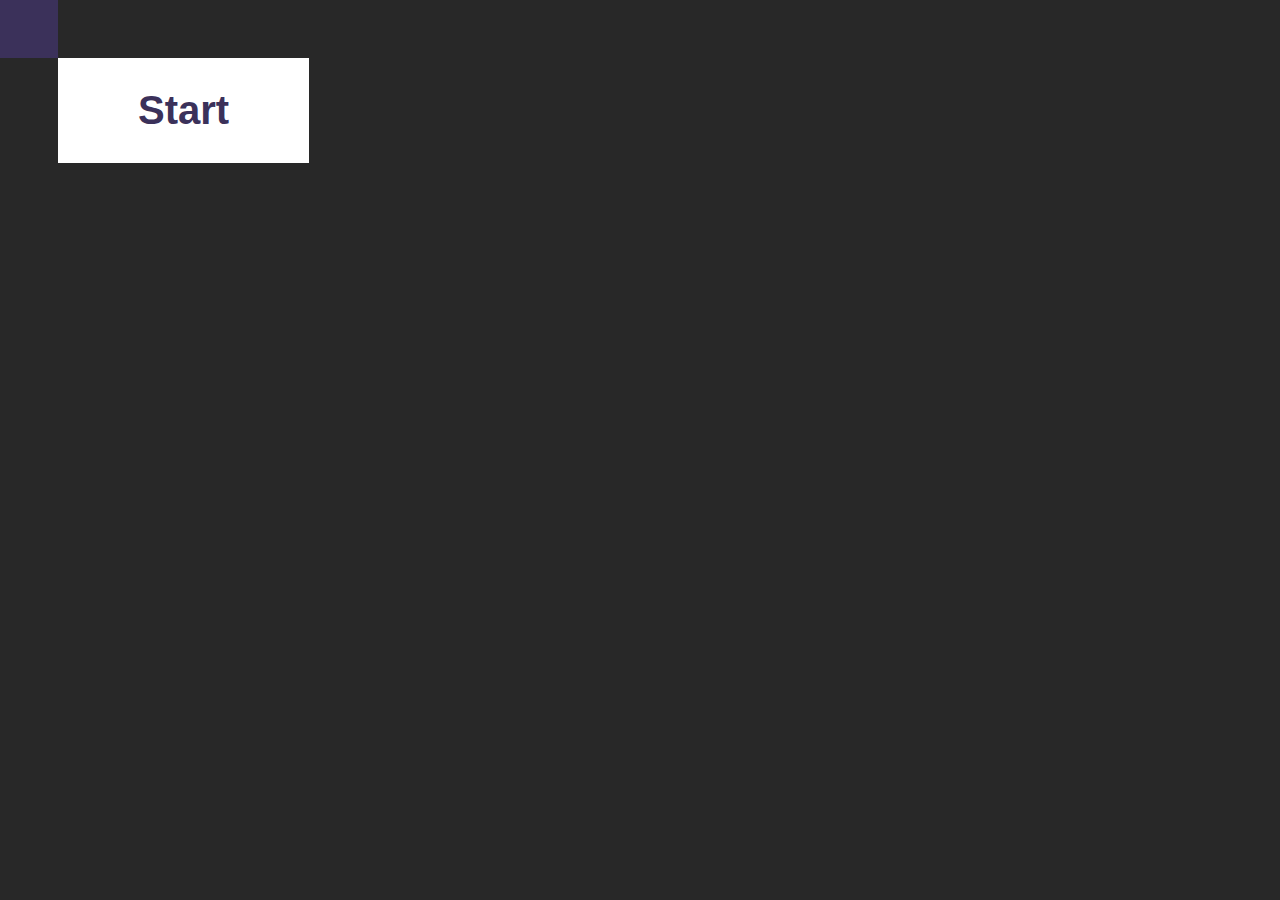
<file: mouse/click.html>
<!DOCTYPE html>
<html lang="en">
  <head>
    <meta charset="UTF-8" />
    <meta http-equiv="X-UA-Compatible" content="IE=edge" />
    <meta name="viewport" content="width=device-width, initial-scale=1.0" />
    <title>mouse click</title>
    <style>
      body {
        position: relative;
        background-color: #282828;
        cursor: none;
      }
      h1 {
        color: #fff;
      }
      .cursor_item {
        position: absolute;
        width: 100px;
        height: 100px;
        background-color: #3b315a;
        top: 0;
        left: 0;
        margin: -50px 0 0 -50px;
        /* transition: all 1s ease-in-out; */
        transition: all 500ms cubic-bezier(0.8, 0, 0.245, 1);
      }
      button {
        border: none;
        font-size: 40px;
        font-weight: bold;
        background: #fff;
        color: #3b315a;
        padding: 30px 80px;
        margin: 50px;
        cursor: pointer;
        transition: all 0.5s cubic-bezier(0.8, 0, 0.245, 1);
      }
      button:hover {
        background: #3b315a;
        color: #fff;
        font-size: 80px;
        padding: 80px 150px;
      }
      button:active {
        background: #2e2744;
        color: #fff;
      }
    </style>
    <script>
      let cursor_item;
      let x = 0;
      let y = 0;
      let mouseX = 0;
      let mouseY = 0;
      let speed = 0.04;

      // 화면이 로드된 후 실행
      window.onload = function () {
        // h1 = document.getElementsByTagName('h1')[0];
        cursor_item = document.getElementsByClassName('cursor_item')[0];

        window.addEventListener('click', mouseFunc, false);

        function mouseFunc(e) {
          // 현재 마우스의 위치값
          x = e.clientX;
          y = e.clientY;
          cursor_item.style.transform = `translate(${x}px, ${y}px)`; // 움직일 마우스의 위치값
        }
      };
    </script>
  </head>
  <body>
    <!-- <h1>test</h1> -->
    <button>Start</button>
    <div class="cursor_item"></div>
  </body>
</html>
</file>
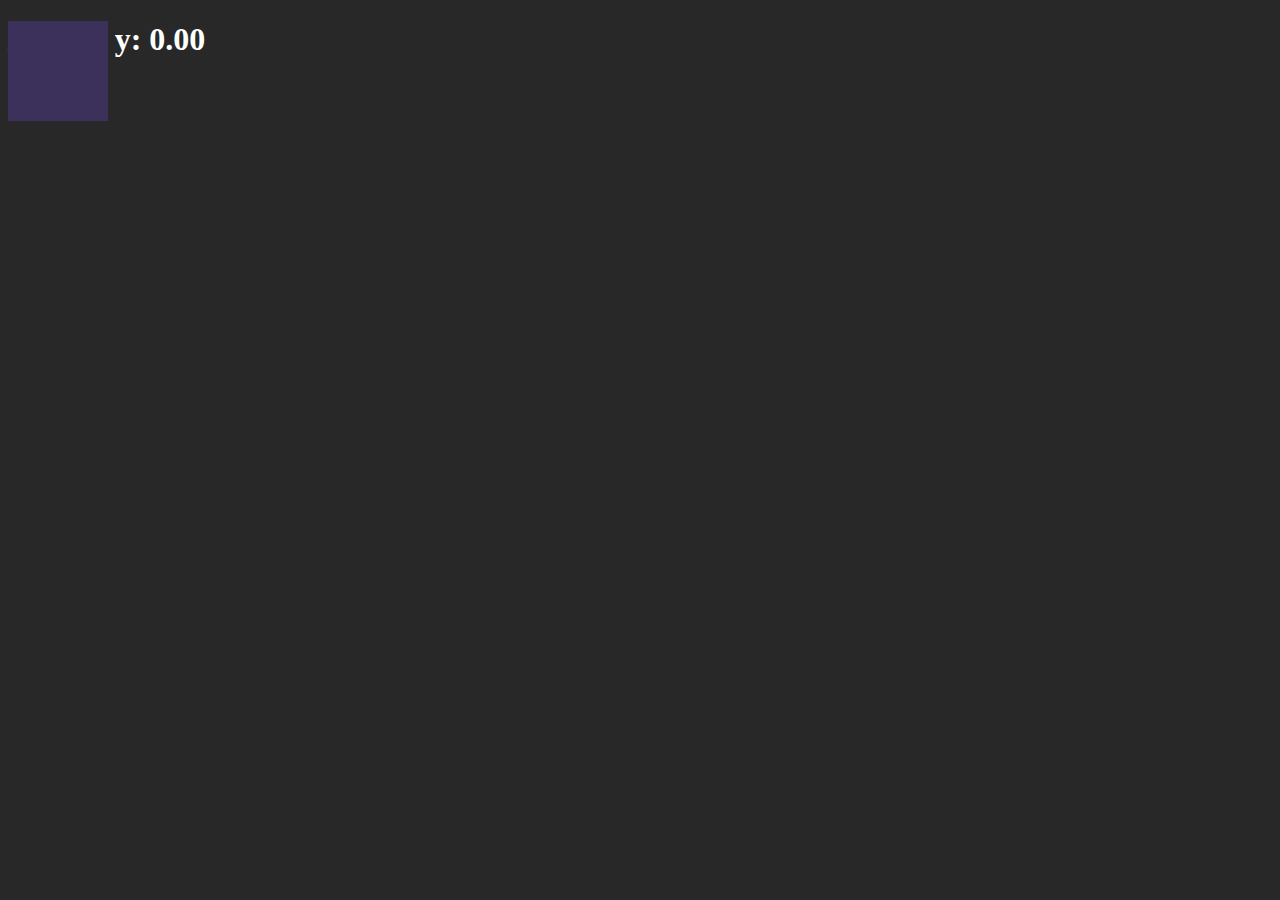
<file: mouse/move.html>
<!DOCTYPE html>
<html lang="en">
  <head>
    <meta charset="UTF-8" />
    <meta http-equiv="X-UA-Compatible" content="IE=edge" />
    <meta name="viewport" content="width=device-width, initial-scale=1.0" />
    <title>mouse move</title>
    <style>
      body {
        position: relative;
        background-color: #282828;
        cursor: none;
      }
      h1 {
        color: #fff;
      }
      .cursor_item {
        position: absolute;
        width: 100px;
        height: 100px;
        background-color: #3b315a;
        top: 0;
        left: 0;
      }
    </style>
    <script>
      let cursor_item;
      let x = 0;
      let y = 0;
      let mouseX = 0;
      let mouseY = 0;
      let speed = 0.04;

      // 화면이 로드된 후 실행
      window.onload = function () {
        h1 = document.getElementsByTagName('h1')[0];
        cursor_item = document.getElementsByClassName('cursor_item')[0];
        window.addEventListener('mousemove', mouseFunc, false);

        function mouseFunc(e) {
          // 현재 마우스의 위치값
          x = e.clientX;
          y = e.clientY;
        }
        loop();
      };
      function loop() {
        // 현재 x값에서 움직여야 할 x값만큼 뺀 후 speed만큼 곱한 값만큼 계속 더해서 translate로 움직이게 만드는 원리
        mouseX += (x - mouseX) * speed;
        mouseY += (y - mouseY) * speed;
        h1.innerHTML = `x: ${mouseX.toFixed(2)}, y: ${mouseY.toFixed(2)}`;

        cursor_item.style.transform = `translate(${mouseX}px, ${mouseY}px)`;  // 움직일 마우스의 위치값
        window.requestAnimationFrame(loop); // 재귀
      }
    </script>
  </head>
  <body>
    <h1>test</h1>
    <div class="cursor_item"></div>
  </body>
</html>
</file>
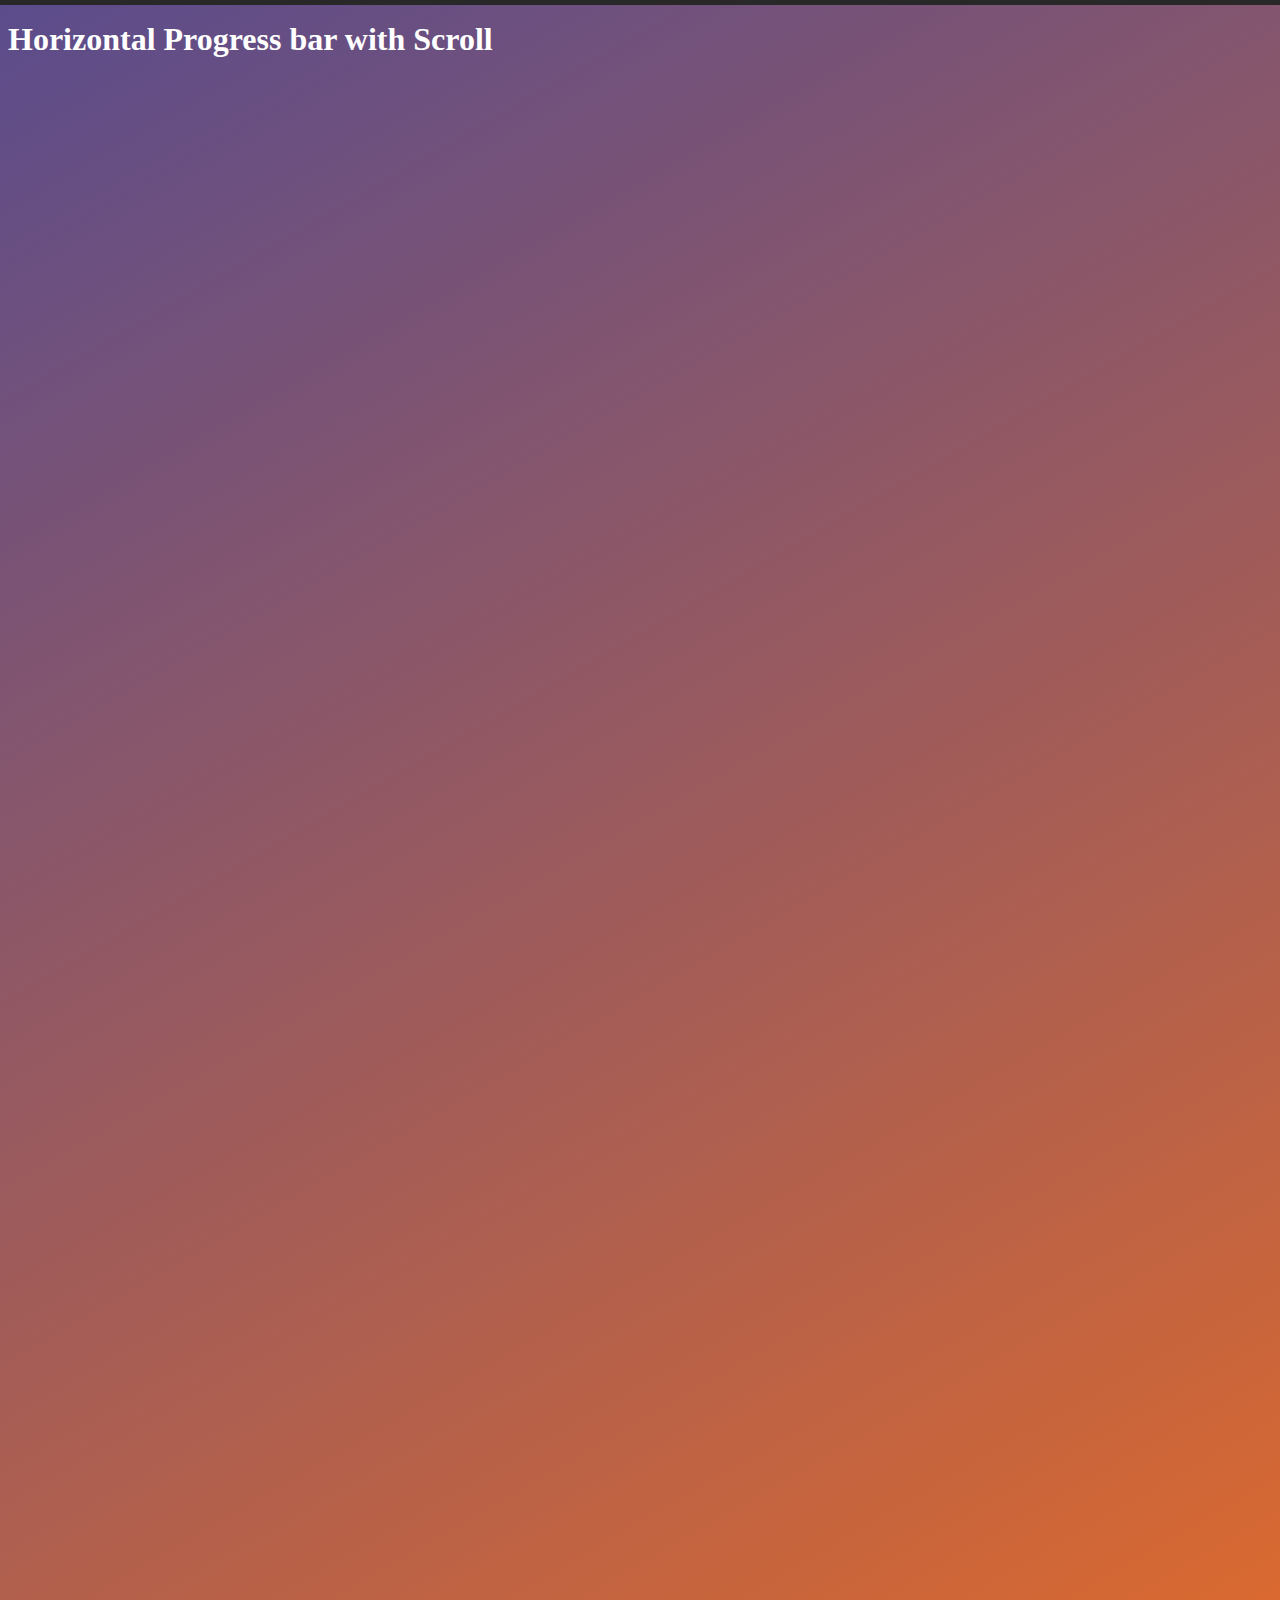
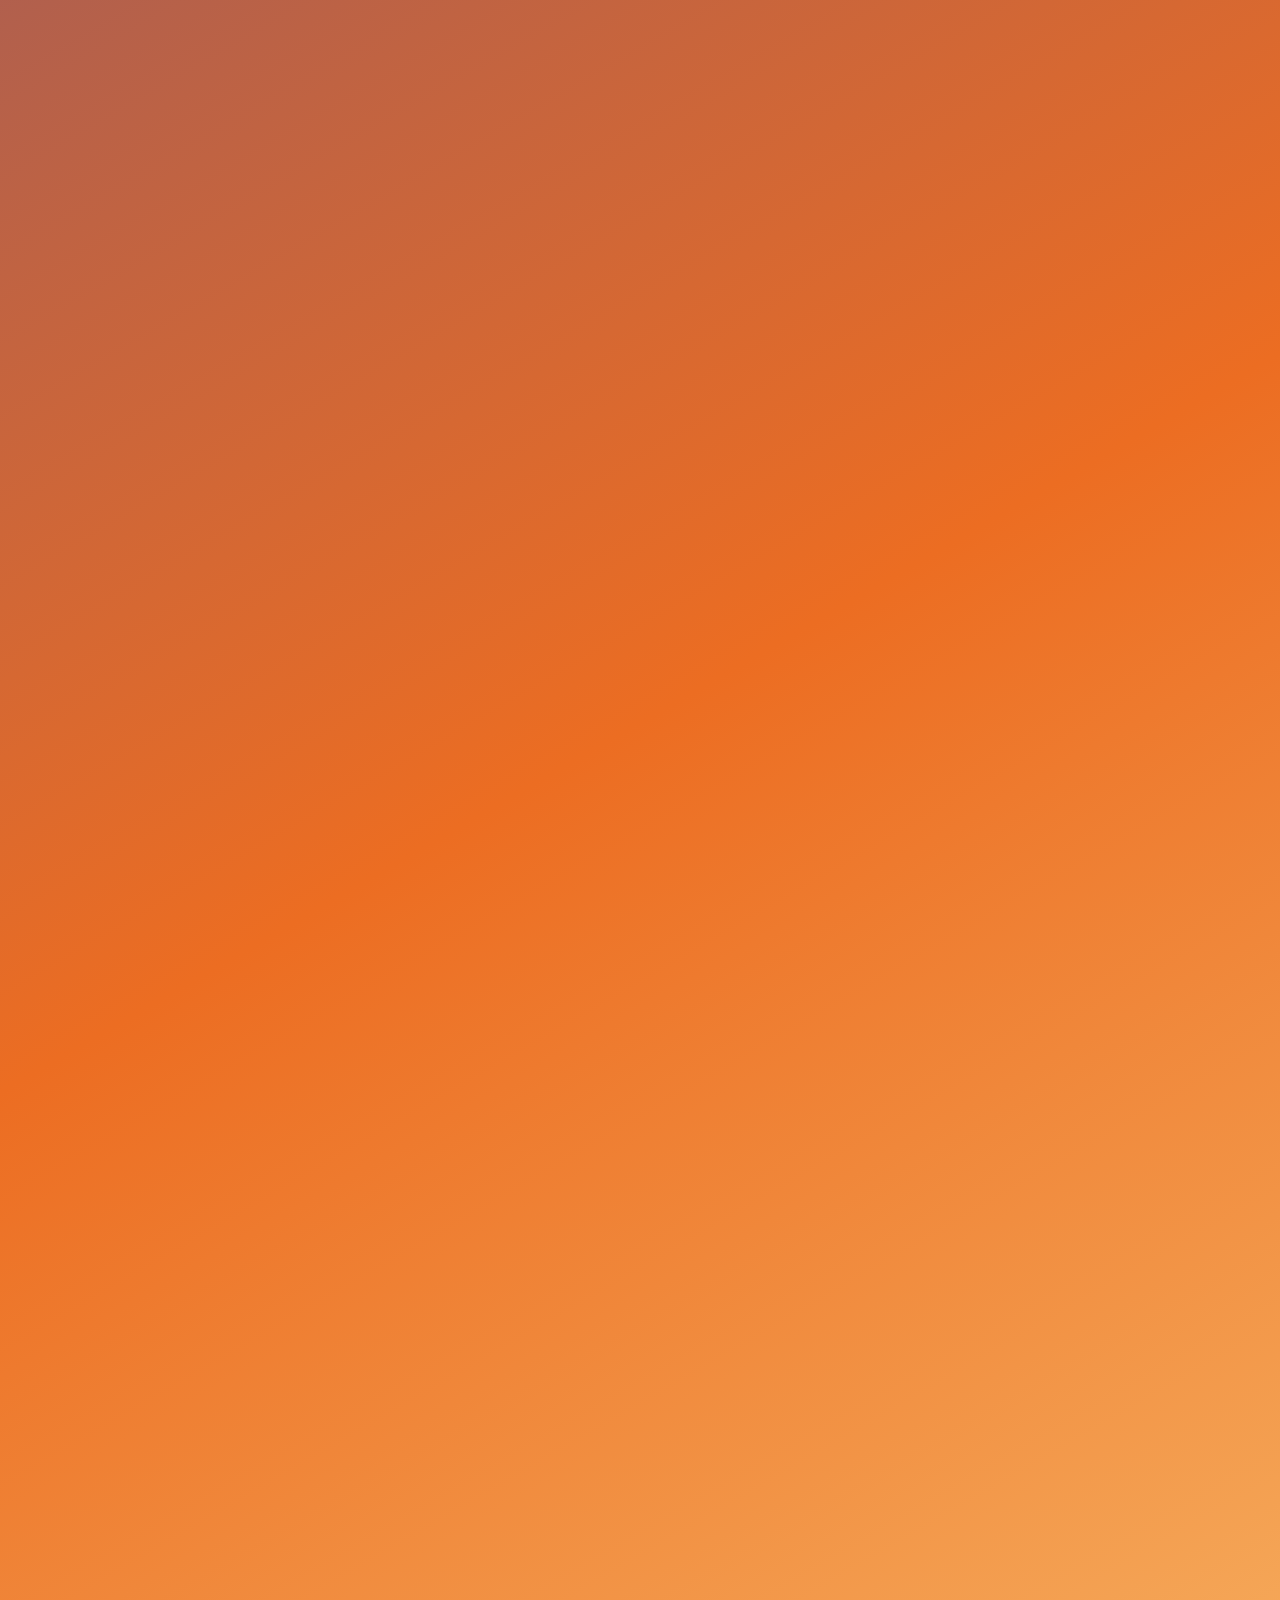
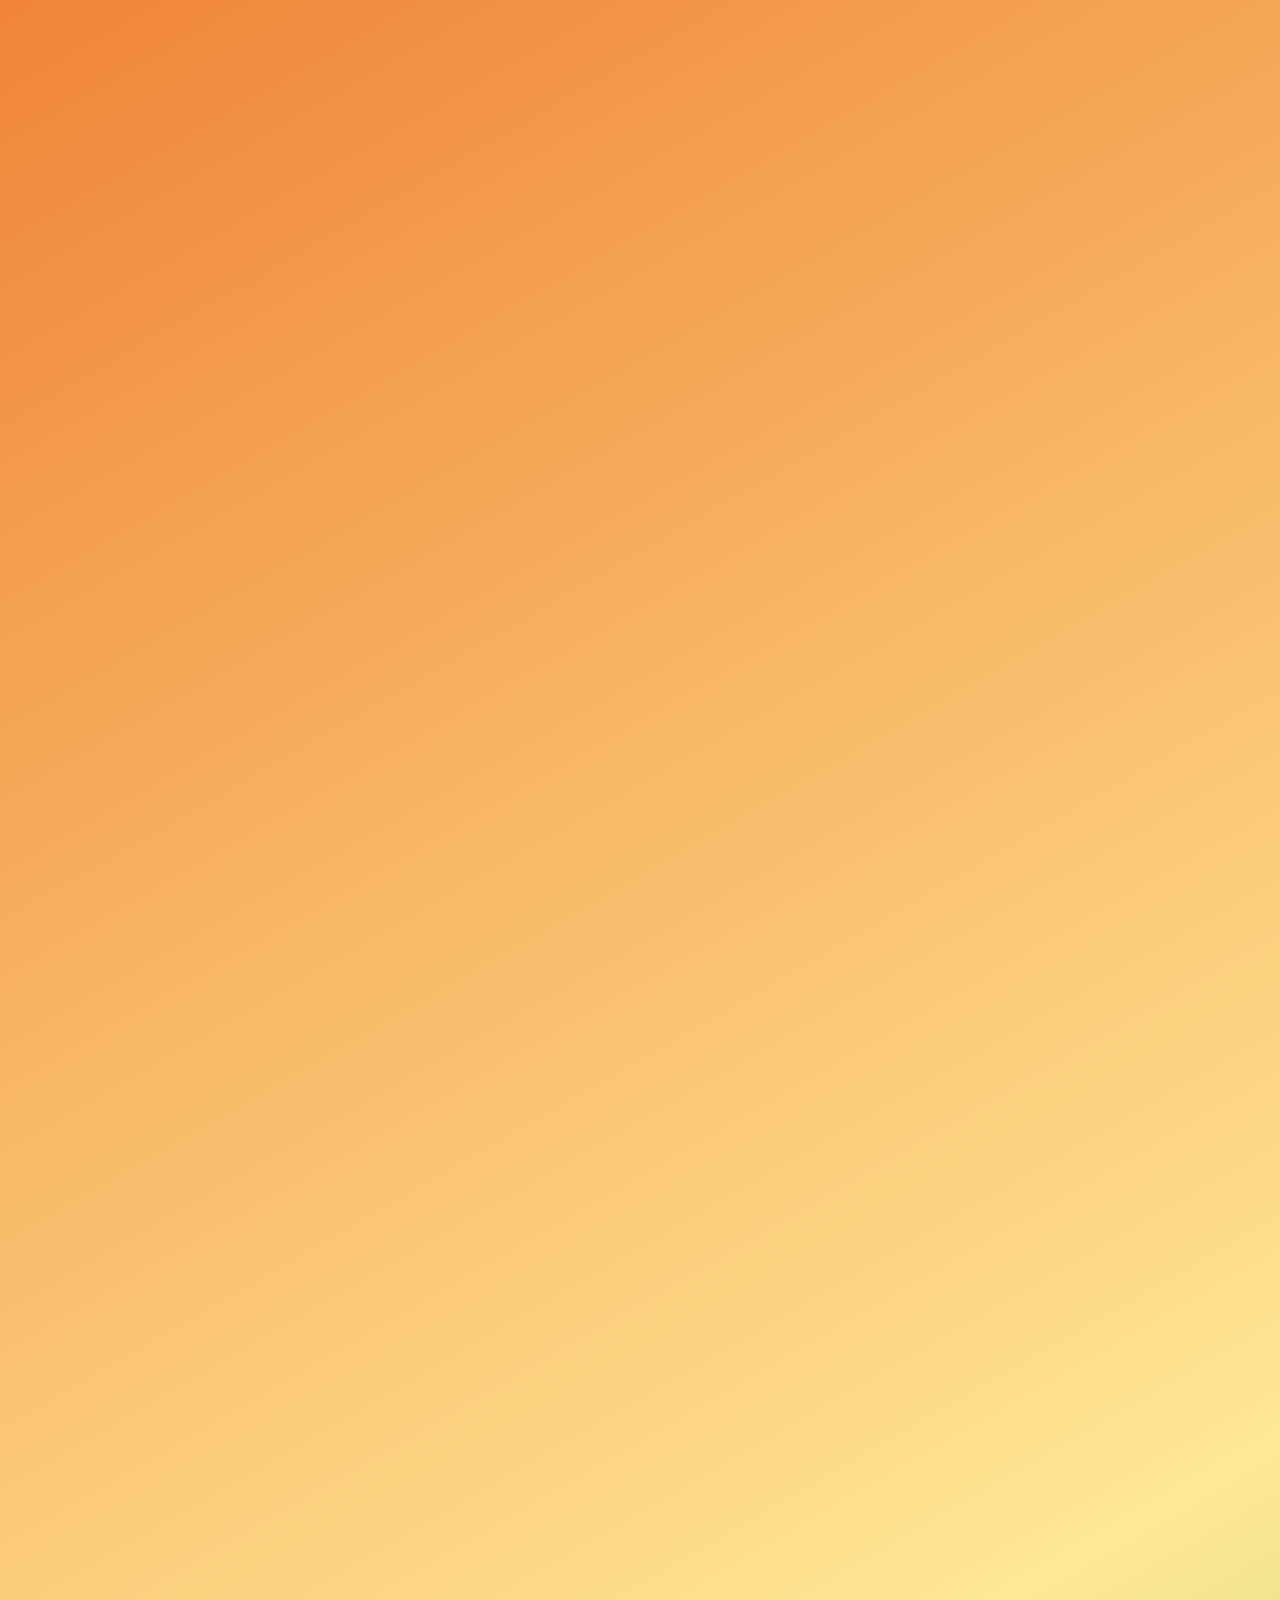
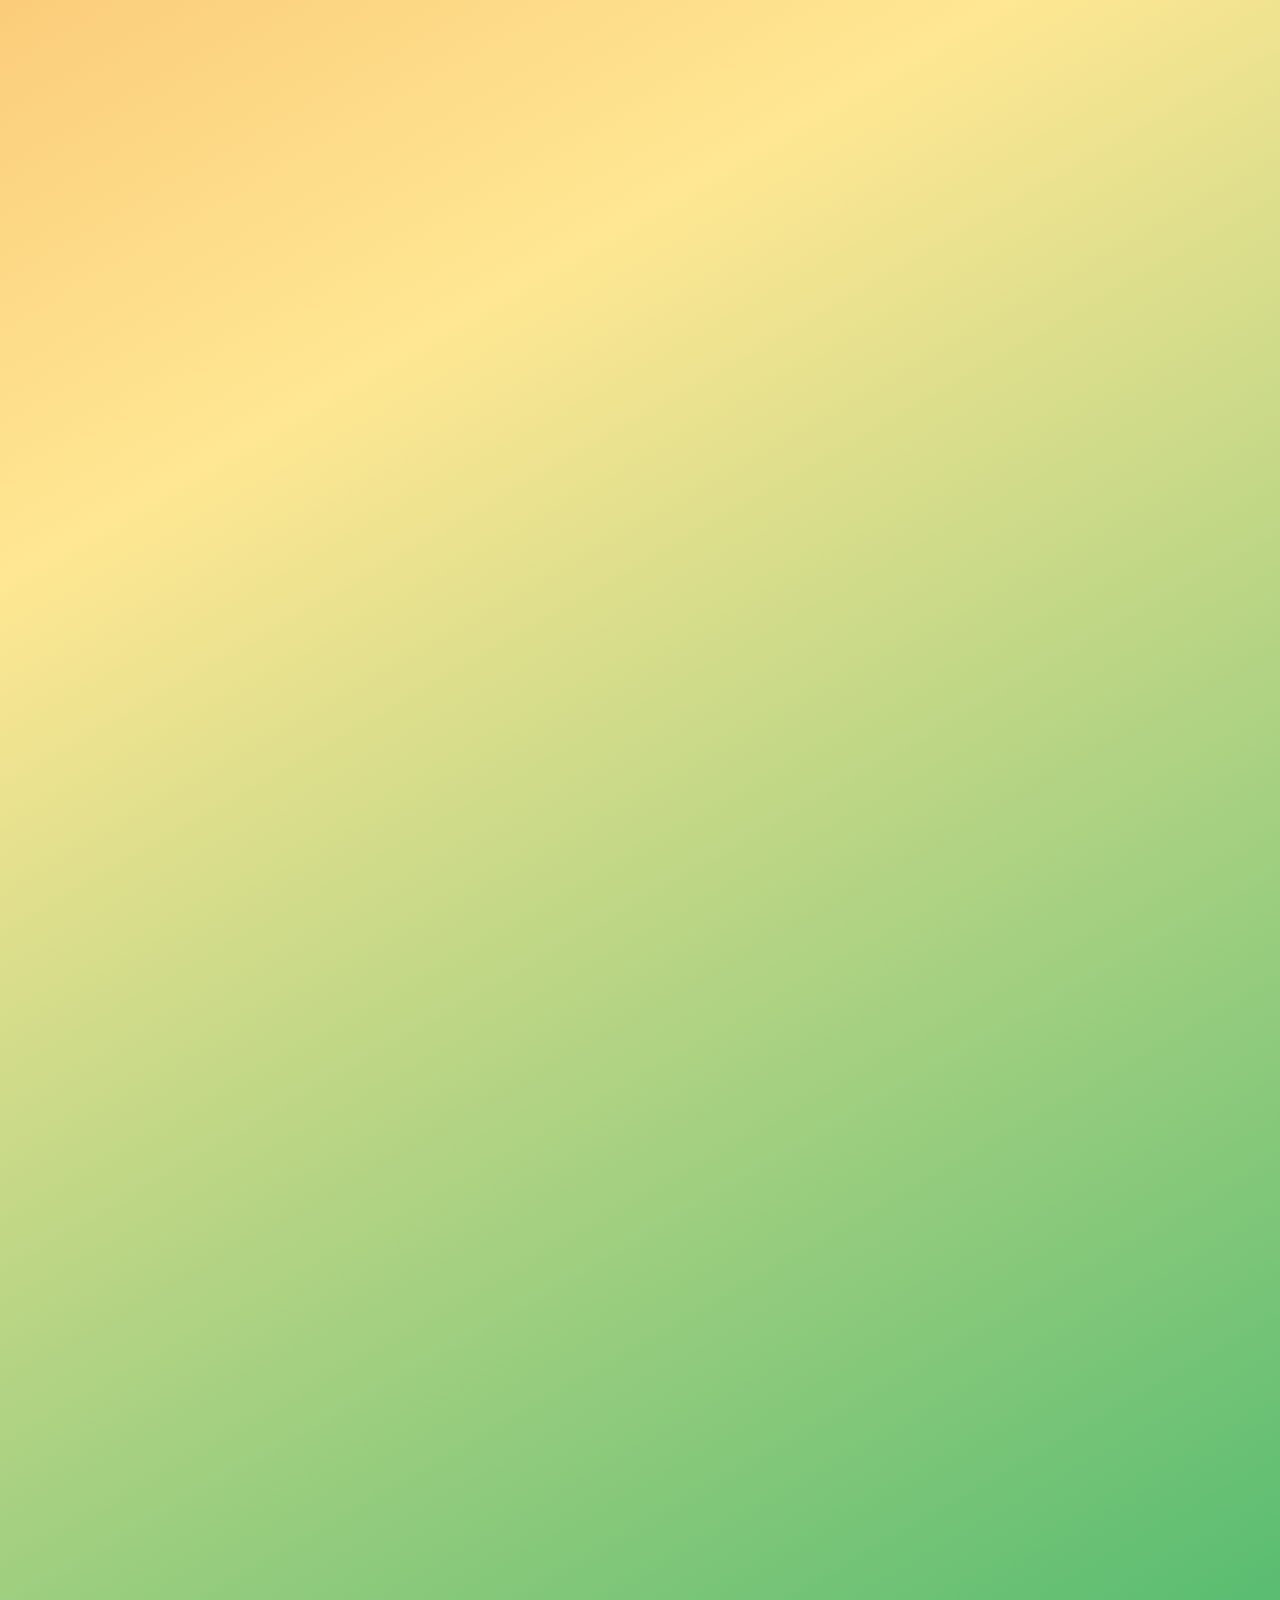
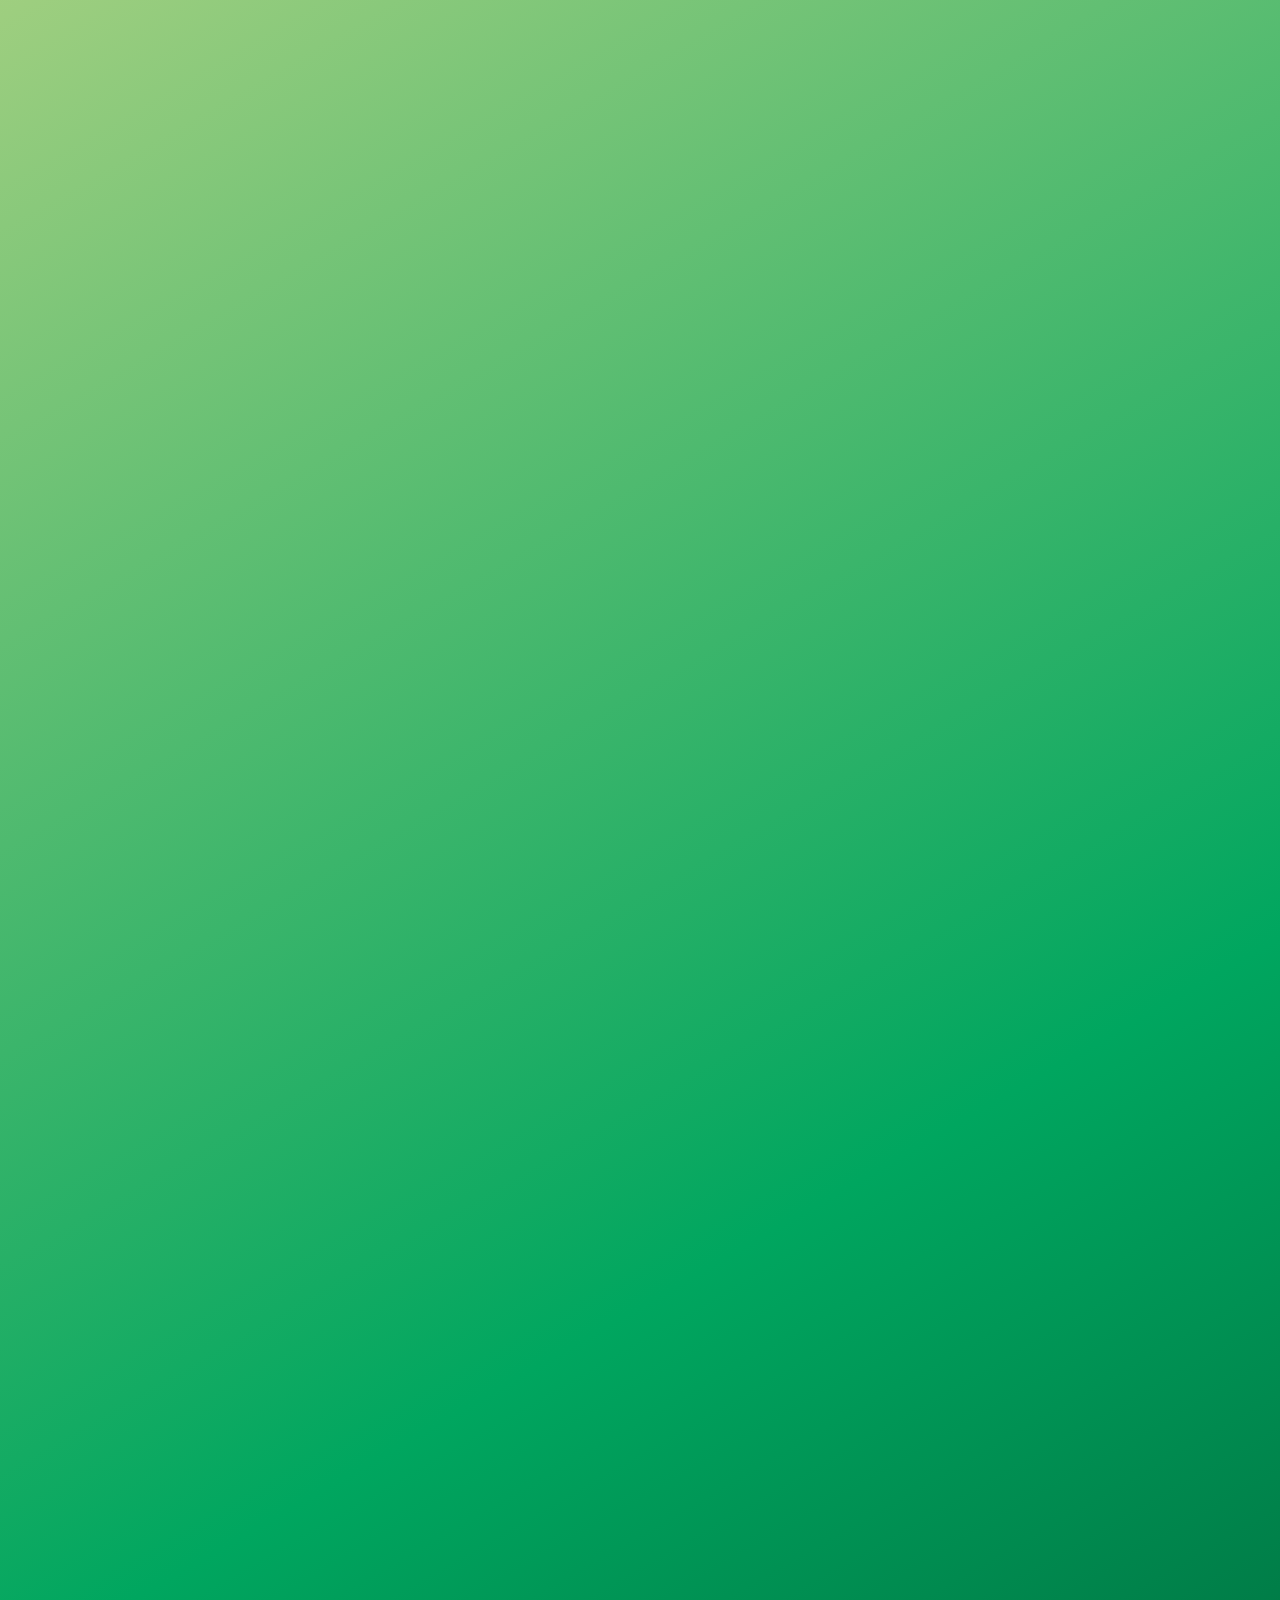
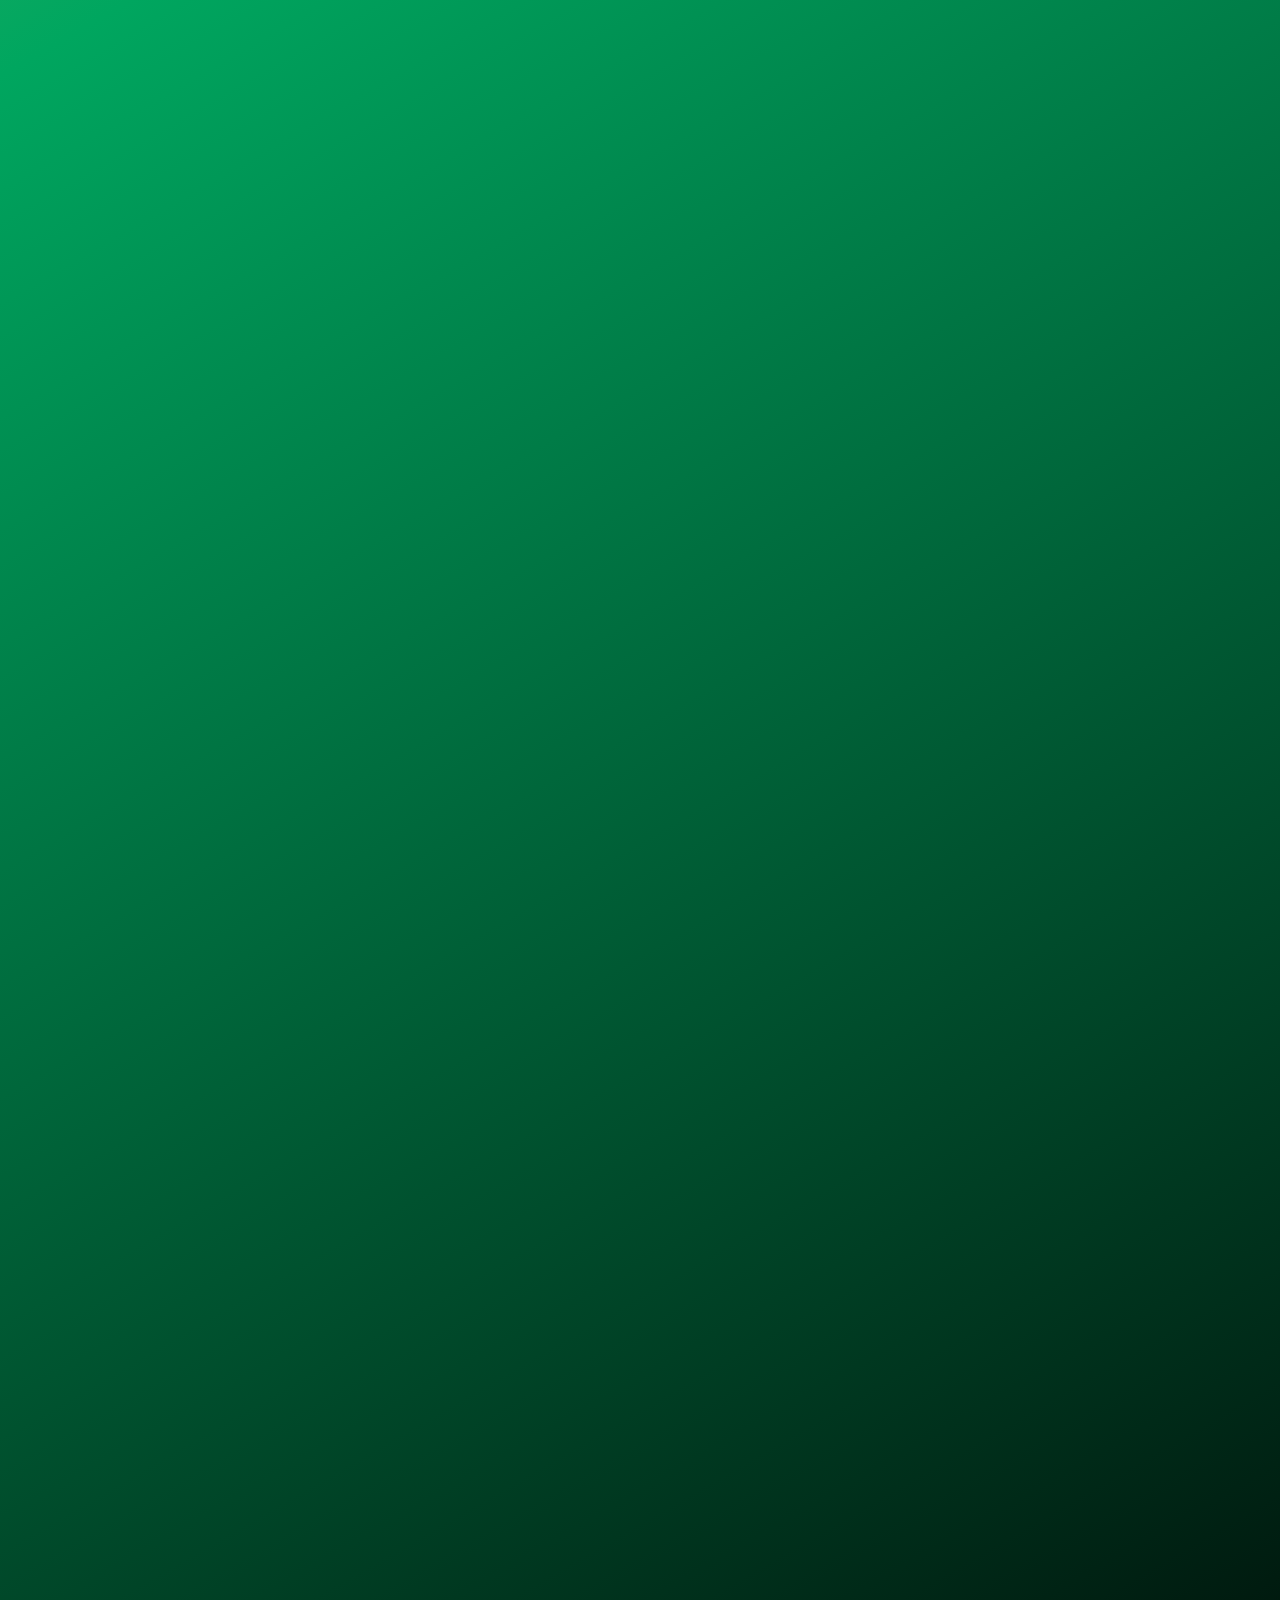
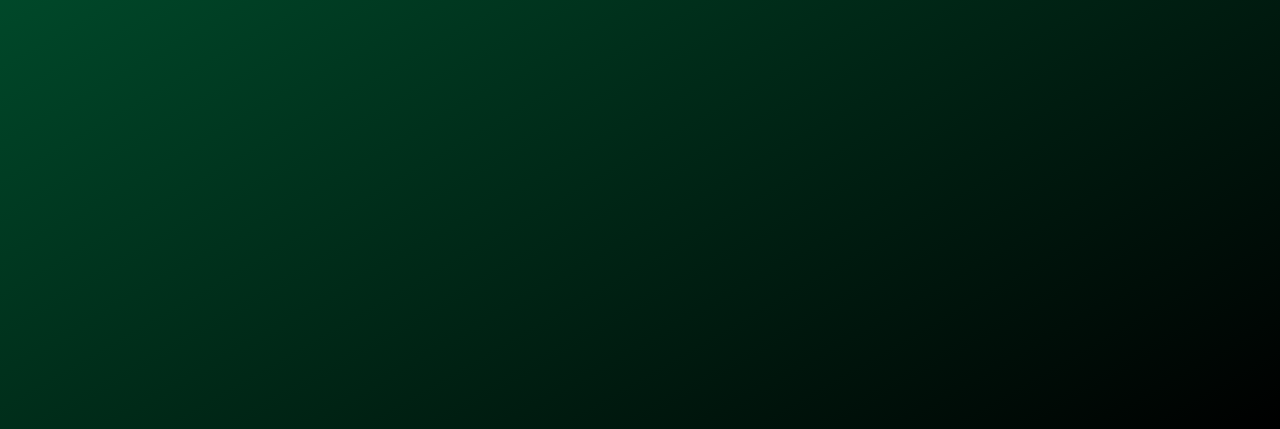
<file: scroll/horizontal-progressbar.html>
<!DOCTYPE html>
<html lang="en">
  <head>
    <meta charset="UTF-8" />
    <meta http-equiv="X-UA-Compatible" content="IE=edge" />
    <meta name="viewport" content="width=device-width, initial-scale=1.0" />
    <title>수평 진행 상태바</title>
    <style>
      body {
        height: 10000px;
        background: linear-gradient(150deg, #5b4c8c, #ec6d22, #ffe793, #00a65f, black);
        -ms-overflow-style: none; /* IE and Edge */
        scrollbar-width: none; /* Firefox */
      }
      body::-webkit-scrollbar {
        display: none; /* Chrome, Safari, Opera*/
      }
      h1 {
        color: #fff;
      }
      .progress {
        position: fixed;
        width: 100%;
        height: 5px;
        top: 0;
        left: 0;
        background-color: #282828;
        z-index: 10;
      }
      .bar {
        position: fixed;
        width: 0%;
        height: 5px;
        top: 0;
        left: 0;
        background-color: #00a65f;
        z-index: 11;
        transition: all 0.3s ease;
      }
    </style>
    <script>
      let scrollTop = 0;
      let bar;

      window.onload = () => {
        bar = document.getElementsByClassName('bar')[0];
      };

      window.addEventListener(
        'scroll',
        () => {
          scrollTop = document.documentElement.scrollTop; // get scroll location data
          let per = Math.round(
            (scrollTop / (document.body.scrollHeight - window.innerHeight)) * 100
          );
          // 가로 퍼센트값 = 현재 스크롤 탑 위치 / (문서 전체 길이 - 윈도우 창 높이 ) * 100;
          console.log(per);

          bar.style.width = `${per}%`;
        },
        false
      );
    </script>
  </head>
  <body>
    <h1>Horizontal Progress bar with Scroll</h1>
    <div class="progress">
      <span class="bar"></span>
    </div>
  </body>
</html>
</file>
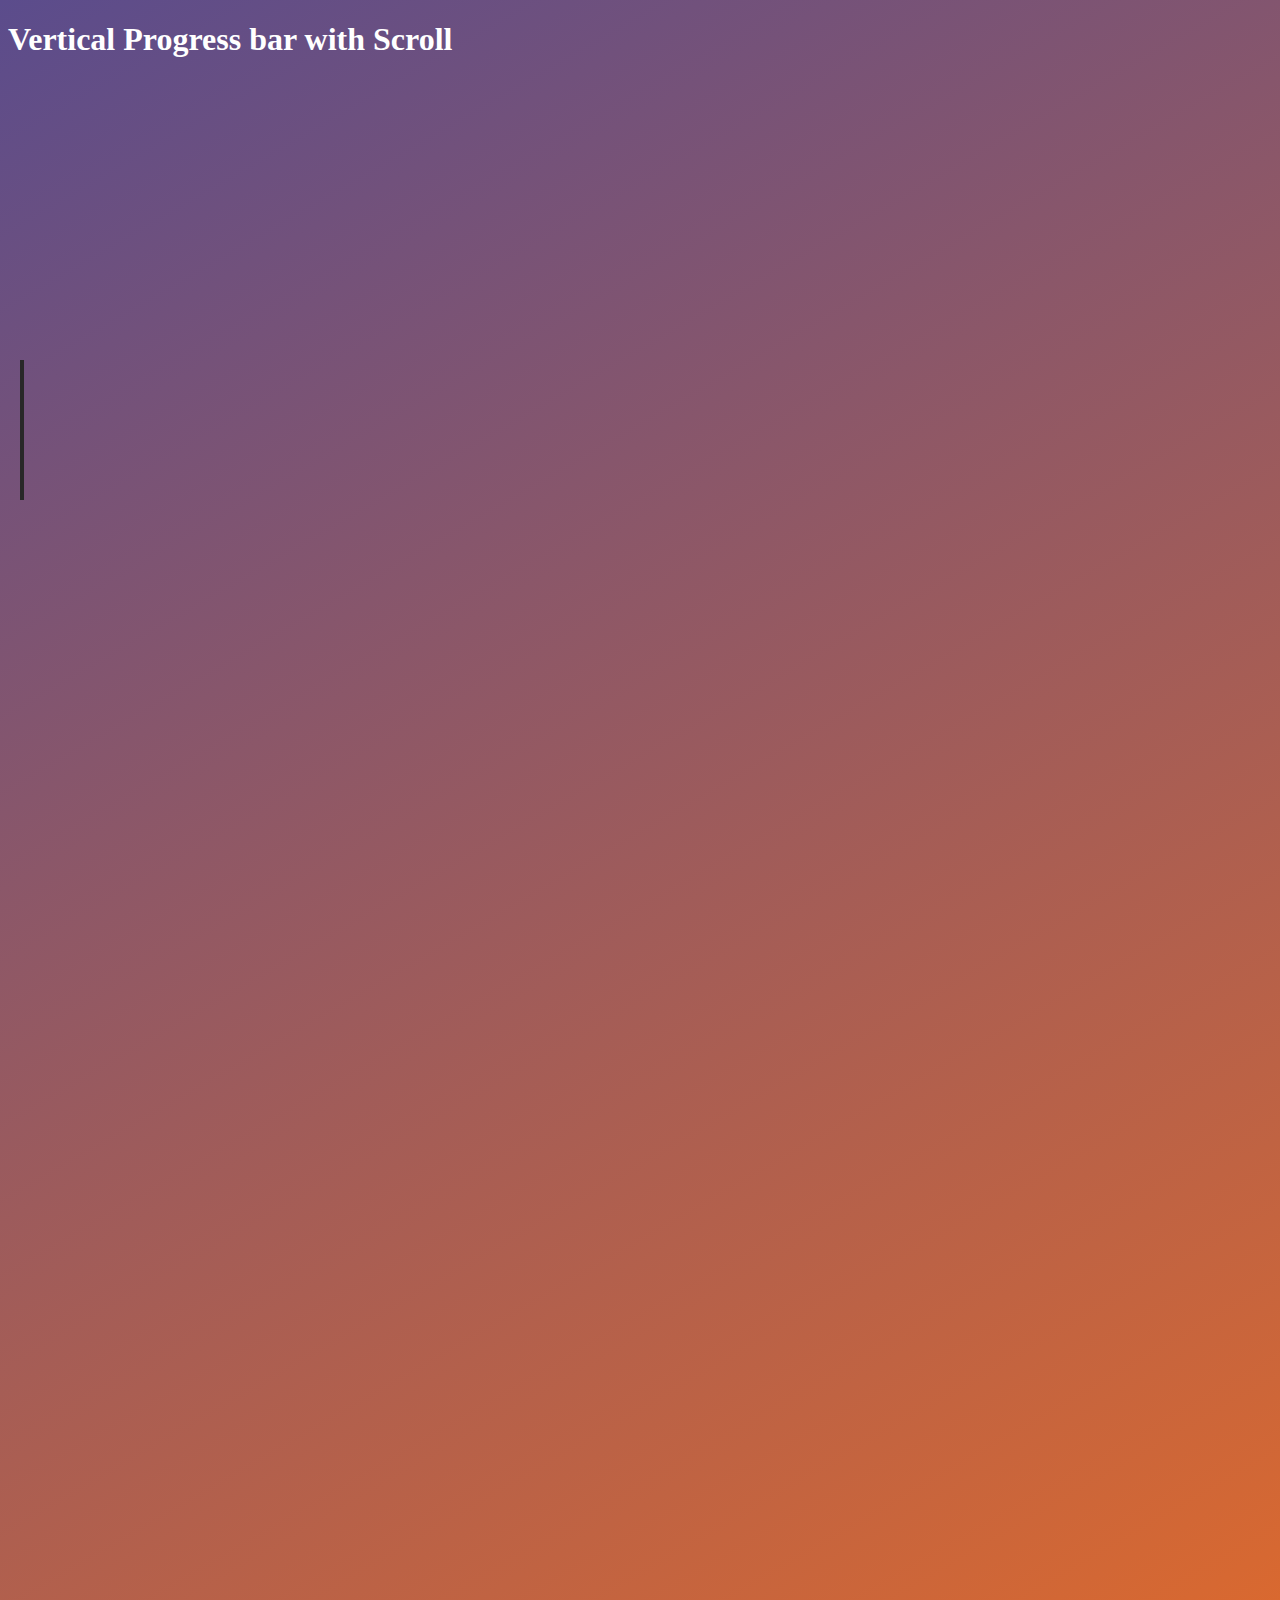
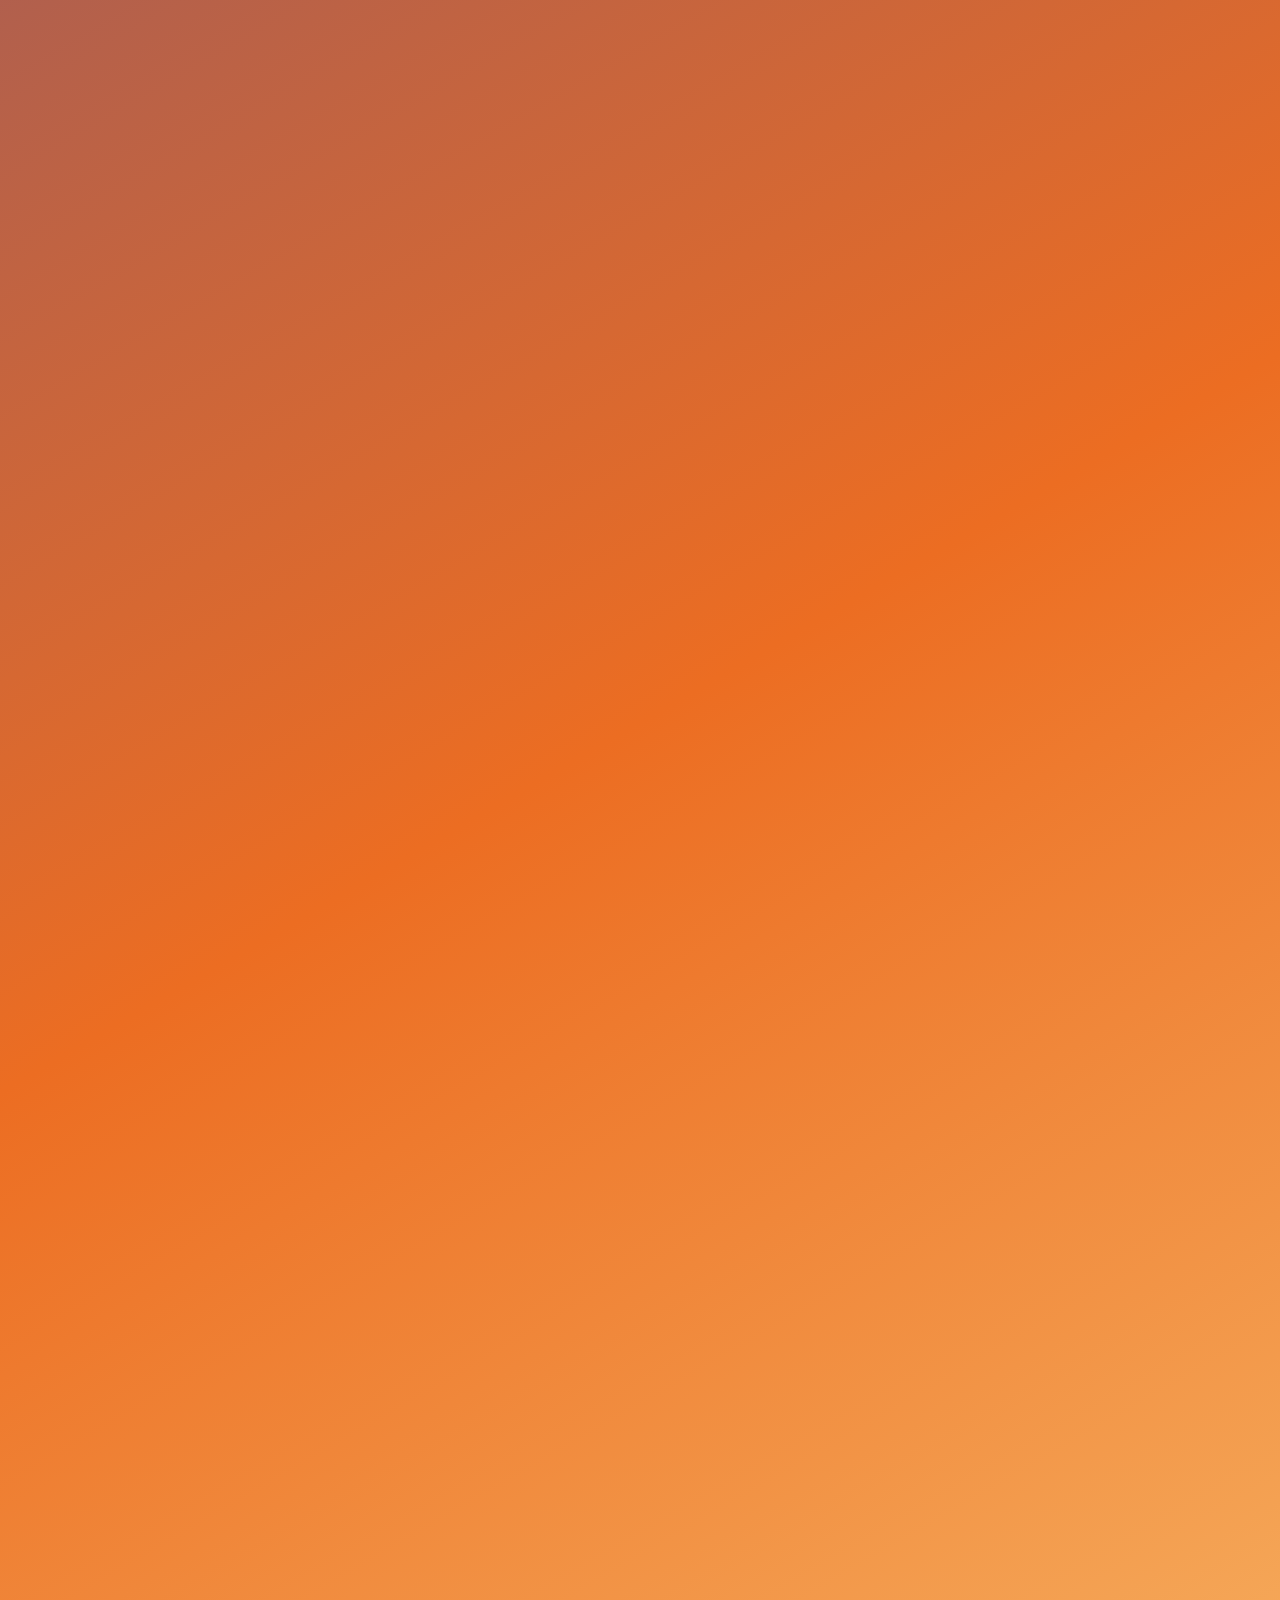
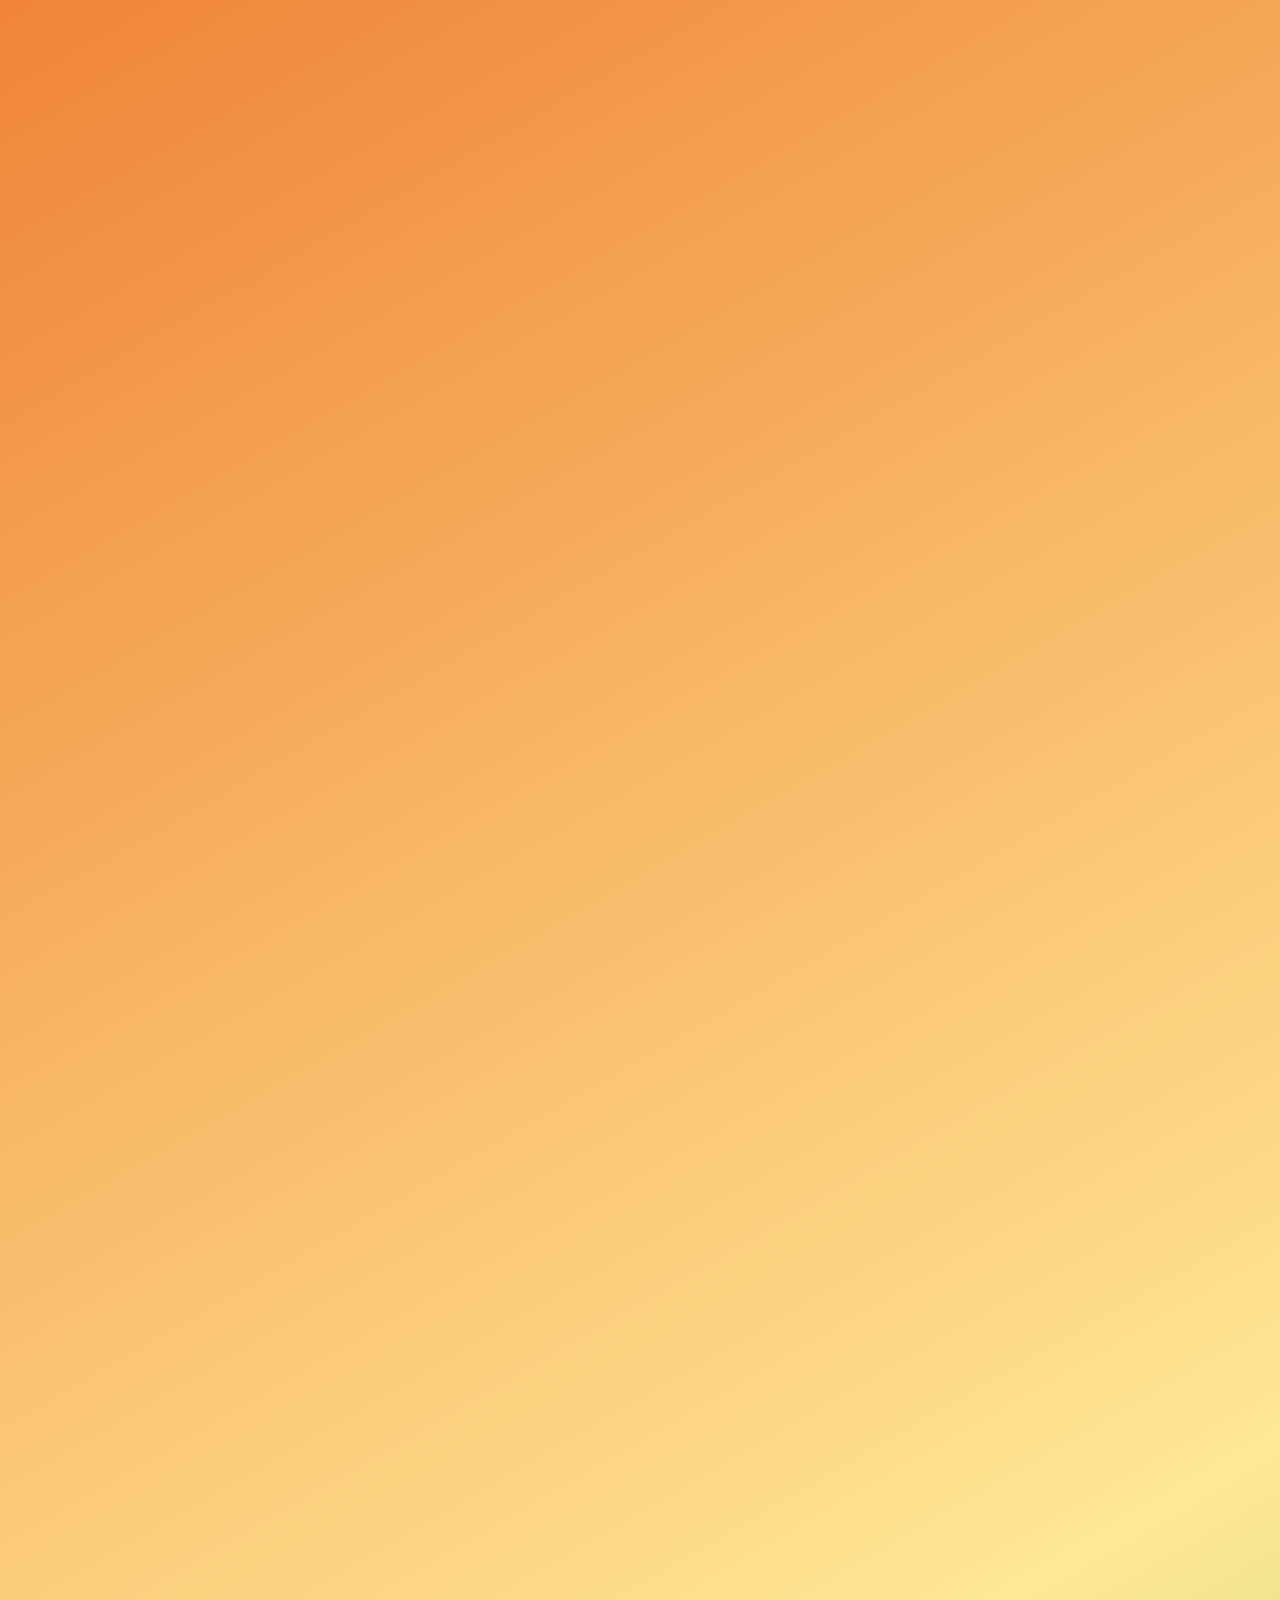
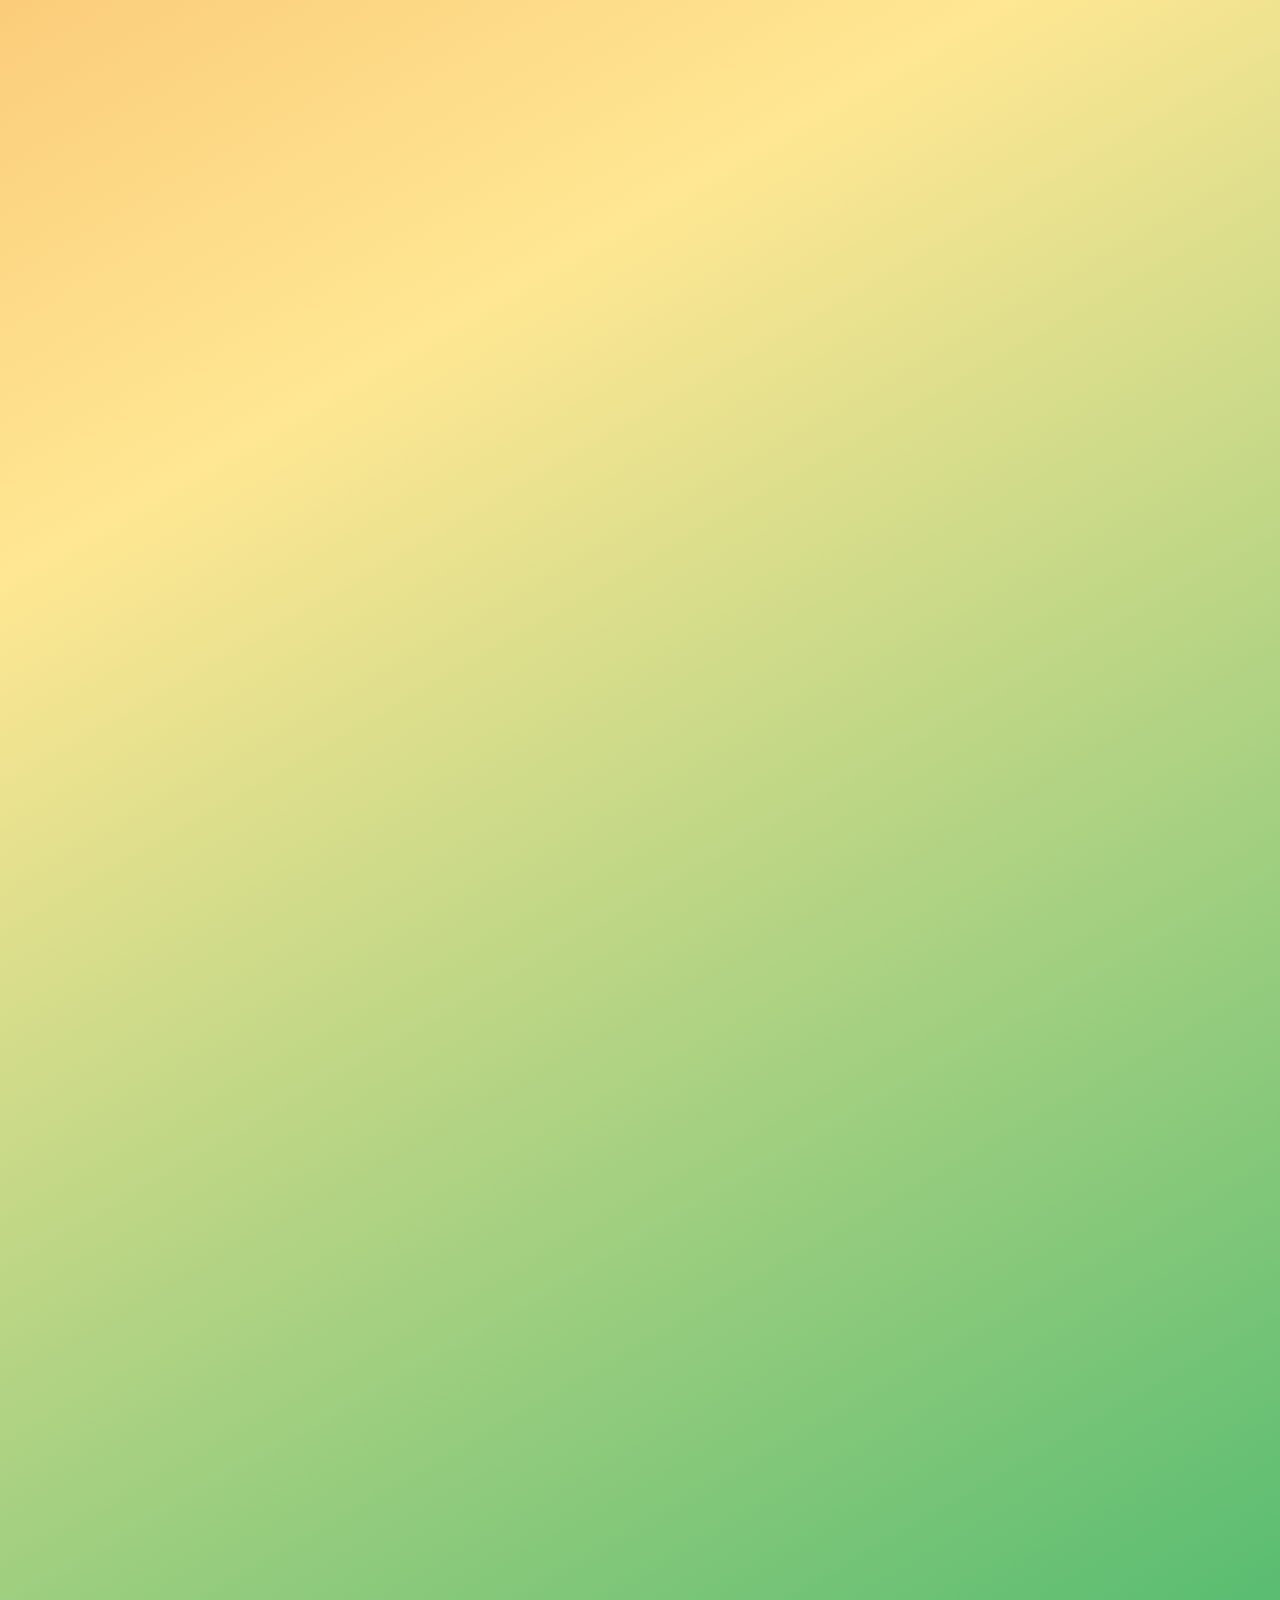
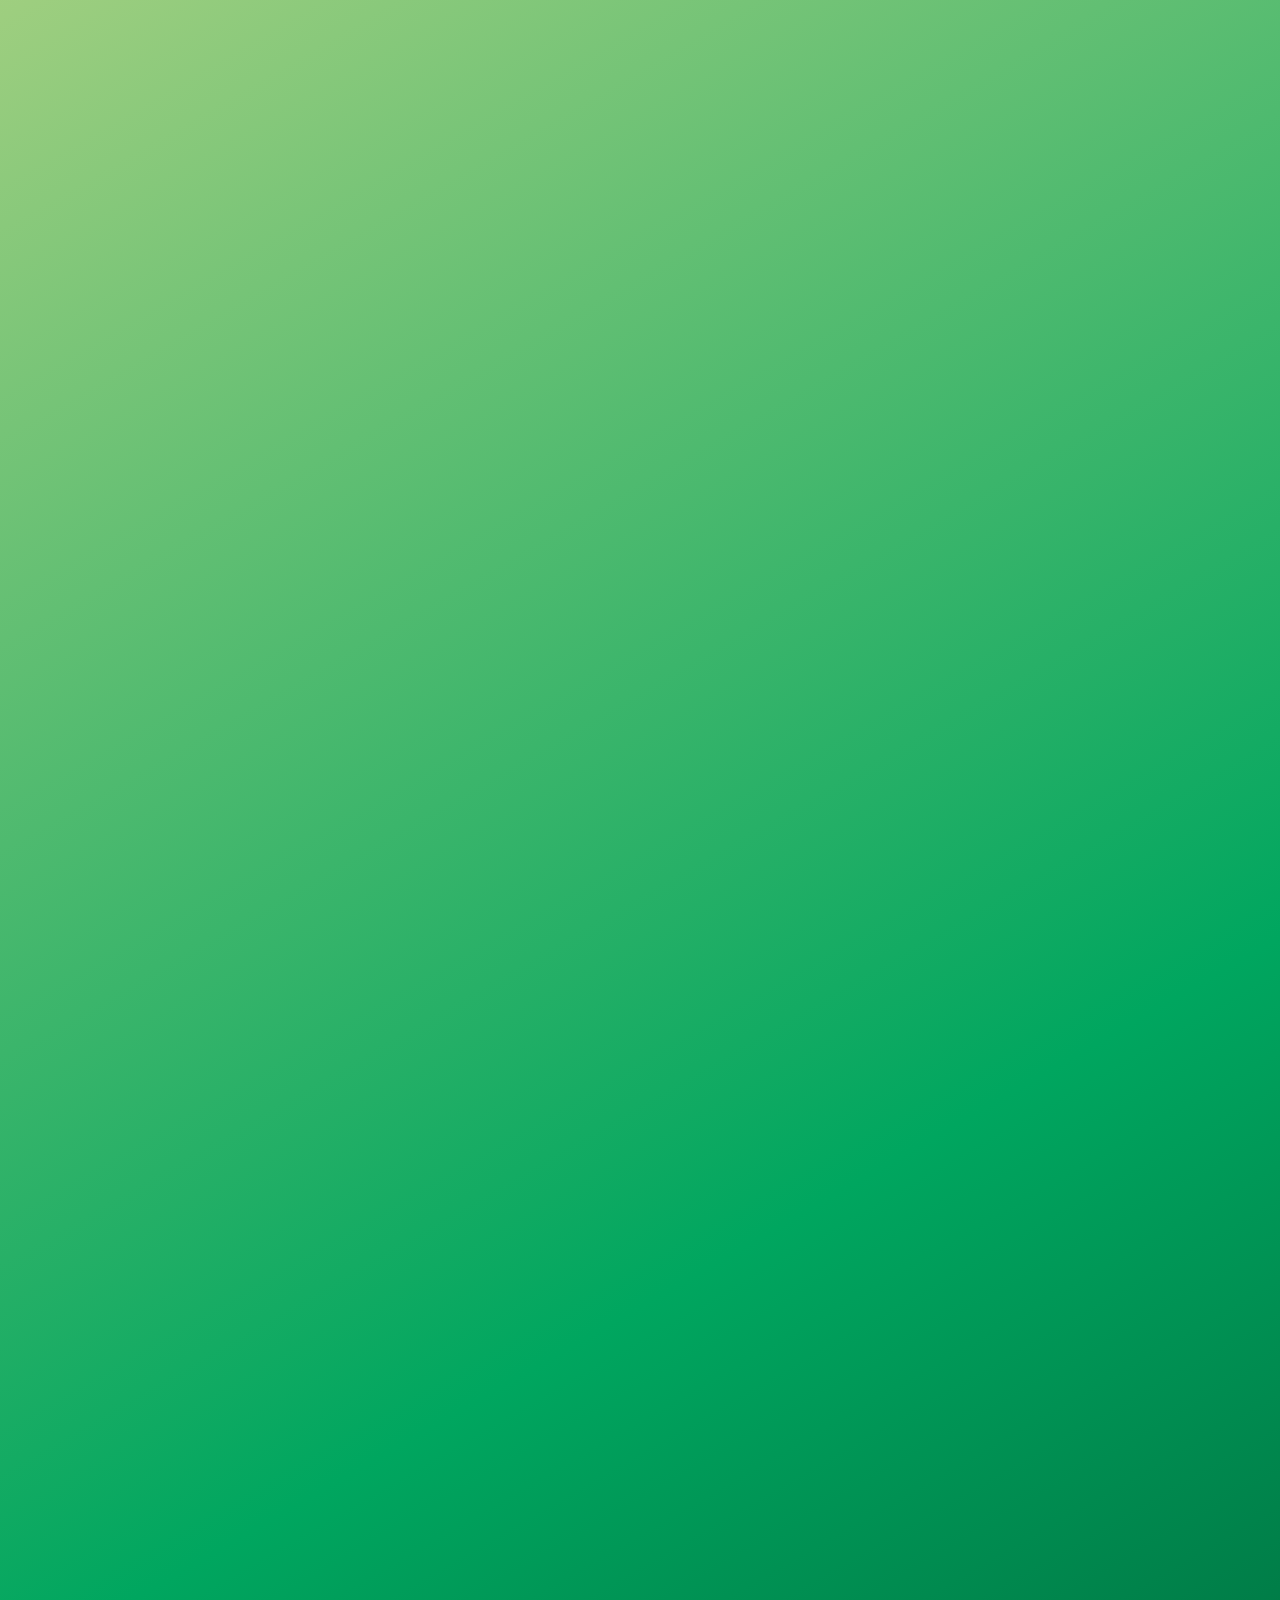
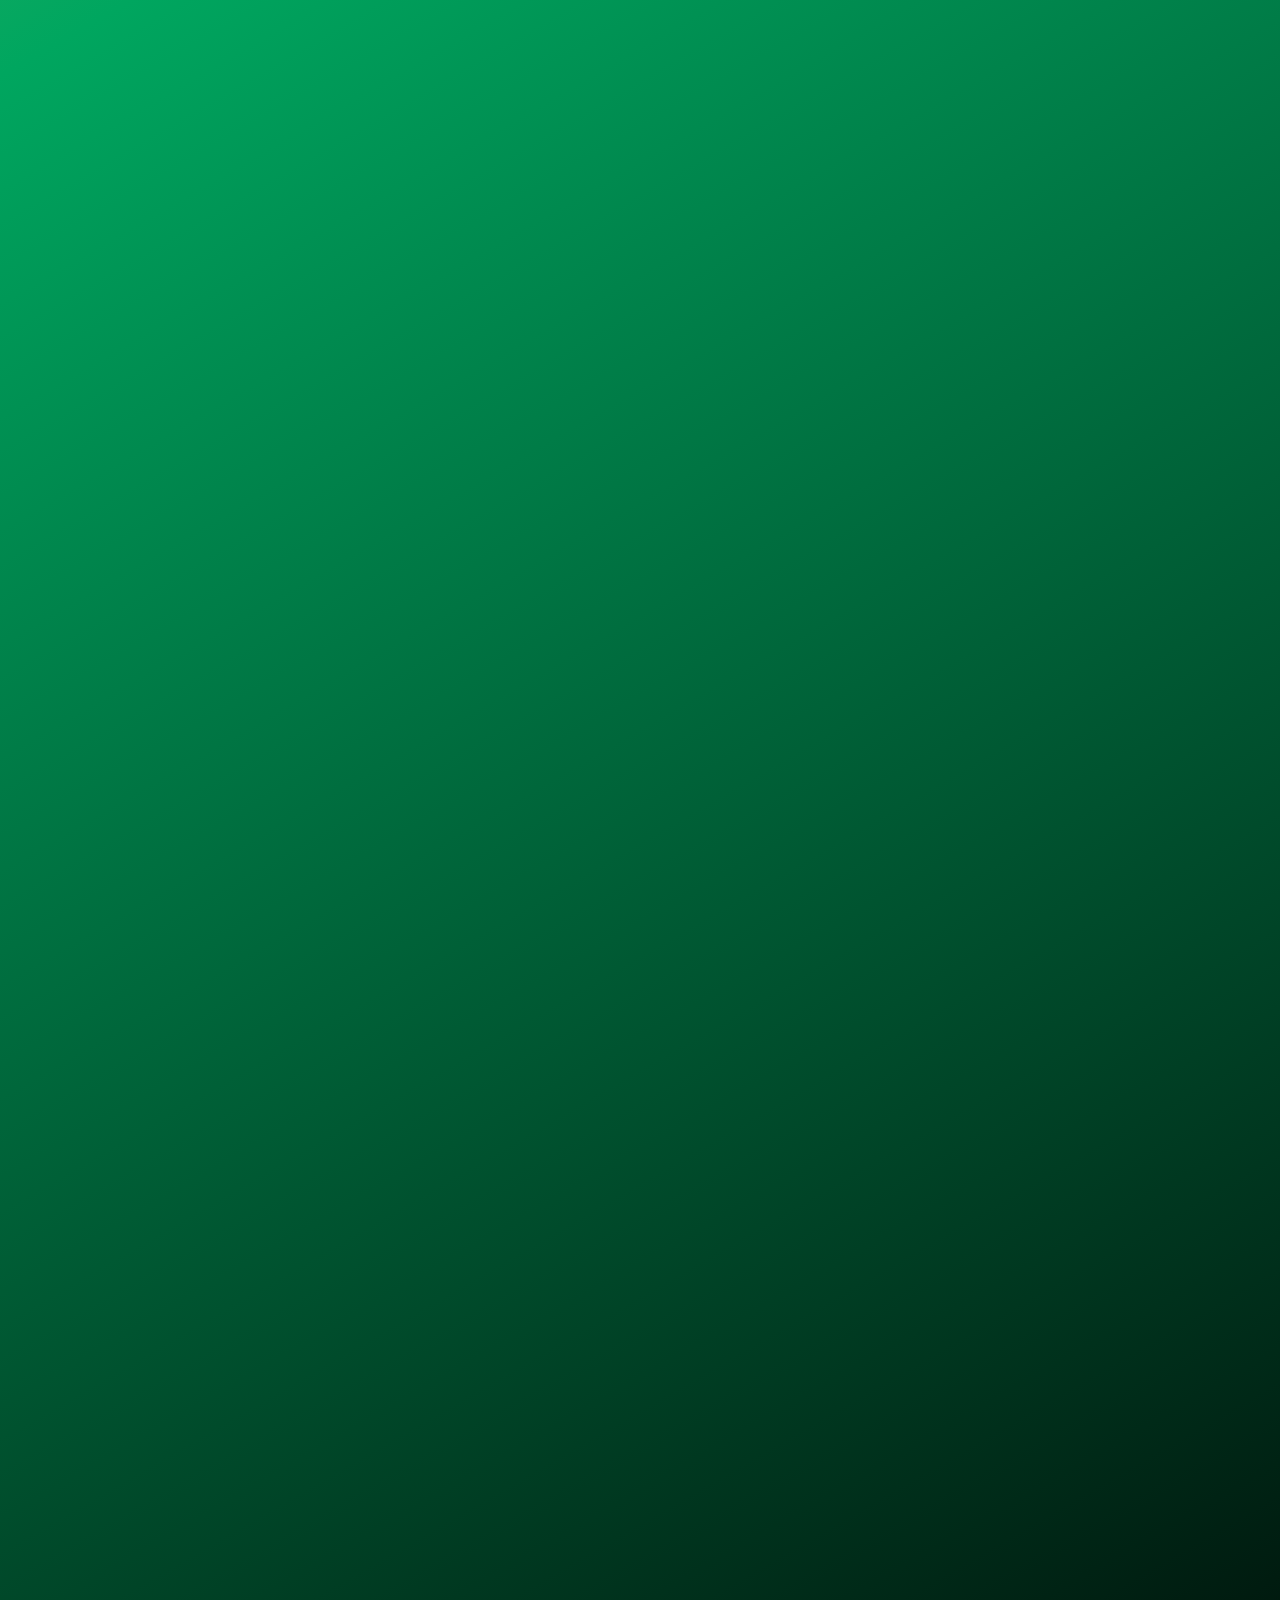
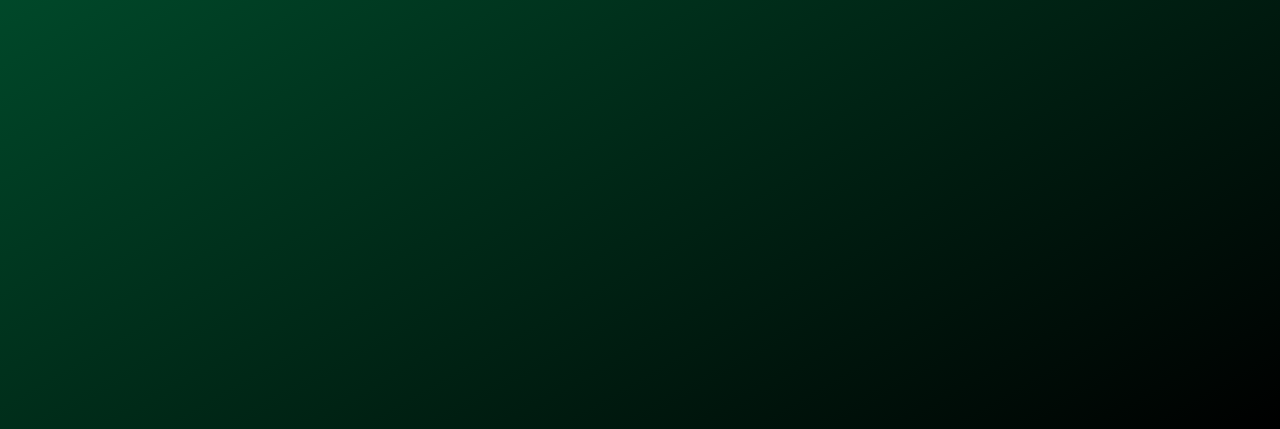
<file: scroll/vertical-progress-bar.html>
<!DOCTYPE html>
<html lang="en">
  <head>
    <meta charset="UTF-8" />
    <meta http-equiv="X-UA-Compatible" content="IE=edge" />
    <meta name="viewport" content="width=device-width, initial-scale=1.0" />
    <title>수직 진행 상태바</title>
    <style>
      body {
        height: 10000px;
        background: linear-gradient(150deg, #5b4c8c, #ec6d22, #ffe793, #00a65f, black);
        -ms-overflow-style: none; /* IE and Edge */
        scrollbar-width: none; /* Firefox */
      }
      body::-webkit-scrollbar {
        display: none; /* Chrome, Safari, Opera*/
      }
      h1 {
        color: #fff;
      }
      .progress {
        position: fixed;
        width: 4px;
        height: 140px;
        top: 40%;
        left: 20px;
        background-color: #282828;
        z-index: 10;
      }
      .bar {
        position: absolute;
        width: 4px;
        height: 0;
        top: 0;
        left: 0;
        background-color: #00a65f;
        z-index: 11;
        transition: all 0.3s ease;
      }
    </style>
    <script>
      let scrollTop = 0;
      let bar;

      window.onload = () => {
        bar = document.getElementsByClassName('bar')[0];
      };

      window.addEventListener(
        'scroll',
        () => {
          scrollTop = document.documentElement.scrollTop; // get scroll location data
          let per = Math.round(
            (scrollTop / (document.body.scrollHeight - window.innerHeight)) * 100
          );
          // 가로 퍼센트값 = 현재 스크롤 탑 위치 / (문서 전체 길이 - 윈도우 창 높이 ) * 100;
          console.log(per);

          bar.style.height = `${per}%`;
        },
        false
      );
    </script>
  </head>
  <body>
    <h1>Vertical Progress bar with Scroll</h1>
    <div class="progress">
      <span class="bar"></span>
    </div>
  </body>
</html>
</file>
<file: paging/css/motion.css>
body {
  background: #222;
  overflow: hidden;
}

body main {
  position: relative;
  background-color: red;
}

.textWrap {
  position: fixed;
  top: 50%;
  left: 50%;
  width: 200px;
  transform: translate(-50%, -50%);
  z-index: 100;
  background: #000;
  text-align: center;
  overflow: hidden;
}

.textWrap h1 {
  color: #fff;
  transform: translate(0, -200%);
  transition: all .3s ease-out;
}

.textWrap h1.active {
  transform: translate(0, 0);
}

.contentWrap {
  position: fixed;
  top: 50%;
  left: 50%;
  width: 420px;
  transform: translate(-50%, -50%) rotate(-25deg);
  visibility: hidden;
}

.contentWrap.active {
  visibility: visible;
}

.contentWrap img {
  width: 200px;
  transition: all 0.8s cubic-bezier(0.86, 0.005, 0.31, 0.995);
  opacity: 0;
}

.contentWrap img.img0 {
  transform: translate(-300%, 0);
  transition-delay: .1s;
}

.contentWrap img.img1 {
  transform: translate(0, -300%);
  transition-delay: .18s;
}

.contentWrap img.img2 {
  transform: translate(0, 300%);
  transition-delay: .26s;
}

.contentWrap img.img3 {
  transform: translate(300%, 0);
  transition-delay: .3s;
}

.contentWrap img.active {
  transform: translate(0, 0);
  opacity: 1;
}

.buttonWrap {
  position: fixed;
  bottom: 50px;
  left: 50%;
  transform: translate(-50%, 0);
}

.buttonWrap button {
  padding: 10px 40px;
  background: #fff;
  font-size: 20px;
}
</file>
<file: mouse/blend-mode/css/cursor.css>
body {
  background: #4197c9;
  overflow: hidden;
}

.cursorItem {
  position: absolute;
  top: 0;
  left: 0;
  z-index: 1000;
  pointer-events: none;
  mix-blend-mode: multiply;
  opacity: .5;
}

.cursorItem .circle {
  position: fixed;
  display: block;
  width: 120px;
  height: 120px;
  margin: -60px 0 0 -60px;
  background: #282828;
  border-radius: 50%;
  transition: all .2s ease-in-out;
}

.gate-box {
  position: absolute;
  top: 40%;
  left: calc(50% - 200px);
  width: 400px;
}

.gate-box .top {
  border: 2px solid #fff;
  border-bottom: none;
  padding: 5px;
}

.gate-box .top p {
  text-align: center;
  color: #fff;
  font-size: 20px;
}

.gate-box p {
  font-size: 20px;
  color: #fff;
}

.gate-box .bottom {
  border: 2px solid #fff;
}

.gate-box .bottom .inner {
  display: grid;
  grid-template-columns: 1fr 1fr;
  grid-template-rows: 1fr;
}

.gate-box .bottom a {
  font-size: 20px;
  color: #fff;
  width: 100%;
  text-align: center;
  display: inline-block;
  text-decoration: none;
  padding: 20px 0;
  transition: all .3s ease;
  box-sizing: inherit;
}

.gate-box .bottom a:hover {
  background: #fff;
  color: #4197c9;
}

.gate-box .bottom #yes {
  border-right: 2px solid #fff;
}
</file>
<file: scroll/parallax-scrolling-sample02/css/interactive.css>
* {
  -webkit-box-sizing: border-box;
  box-sizing: border-box;
}

body {
  overflow-x: hidden;
  -ms-overflow-style: none; /* IE and Edge */
  scrollbar-width: none; /* Firefox */
}
body::-webkit-scrollbar {
  display: none; /* Chrome, Safari, Opera*/
}

main {
  position: relative;
}

main .progress {
  position: fixed;
  width: 100%;
  height: 2px;
  background-color: black;
  z-index: 10000;
}

main .progress .progressBar {
  position: fixed;
  width: 0%;
  height: 2px;
  background: #ffa600;
  z-index: 10001;
  -webkit-transition: width 0.3s ease;
  -o-transition: width 0.3s ease;
  transition: width 0.3s ease;
}

section {
  position: relative;
  width: 100%;
}

section.mainPage {
  background: -webkit-gradient(linear, left top, left bottom, from(#4b0220), to(#691c46));
  background: -o-linear-gradient(#4b0220, #691c46);
  background: linear-gradient(#4b0220, #691c46);
  padding-bottom: 50px;
}

section.mainPage h1.title {
  position: fixed;
  text-align: center;
  color: #fff;
  font-size: 2.7rem;
  padding-top: 20vh;
  width: 400px;
  left: calc(50% - 200px);
}

section.mainPage .imageWrap {
  height: 1100px;
  overflow-y: hidden;
}

section.mainPage .imageWrap .parallax_image {
  position: fixed;
  width: 100%;
  height: inherit;
  background-position: top center;
  background-size: auto 100%;
  background-repeat: no-repeat;
}

section.mainPage .imageWrap .parallax_image:nth-child(1) {
  background-image: url(../image/main_0.png);
  animation: scaleBounce 1.2s alternate infinite;
}
@keyframes scaleBounce {
  from {
    transform: scale(1);
  }
  to {
    transform: scale(1.02);
  }
}

section.mainPage .imageWrap .parallax_image:nth-child(2) {
  background-image: url(../image/main_1.png);
}

section.mainPage .imageWrap .parallax_image:nth-child(3) {
  background-image: url(../image/main_2.png);
}

section.mainPage .imageWrap .parallax_image:nth-child(4) {
  background-image: url(../image/main_3.png);
}

section.mainPage .imageWrap .parallax_image:nth-child(5) {
  background-image: url(../image/main_4.png);
}

section.mainPage .imageWrap .parallax_image:nth-child(6) {
  background-image: url(../image/main_5.png);
  background-size: cover;
}

section.subPage {
  background: -webkit-gradient(linear, left top, left bottom, from(#000), to(#691c46));
  background: -o-linear-gradient(#000, #691c46);
  background: linear-gradient(#000, #691c46);
  transform: scaleY(1.03);
}

section.subPage #parallax_6 {
  position: relative;
  background: url(../image/main_6.png) bottom center no-repeat;
  background-size: auto 1100px;
  height: 400px;
  width: 100%;
  top: -400px;
}

section.subPage .innerWrap {
  position: relative;
  margin: 0 auto;
  padding: 500px 0;
  width: 900px;
  height: 4500px;
}

@media only screen and (max-width: 768px) {
  section.subPage .innerWrap {
    width: 100%;
  }
}
</file>
